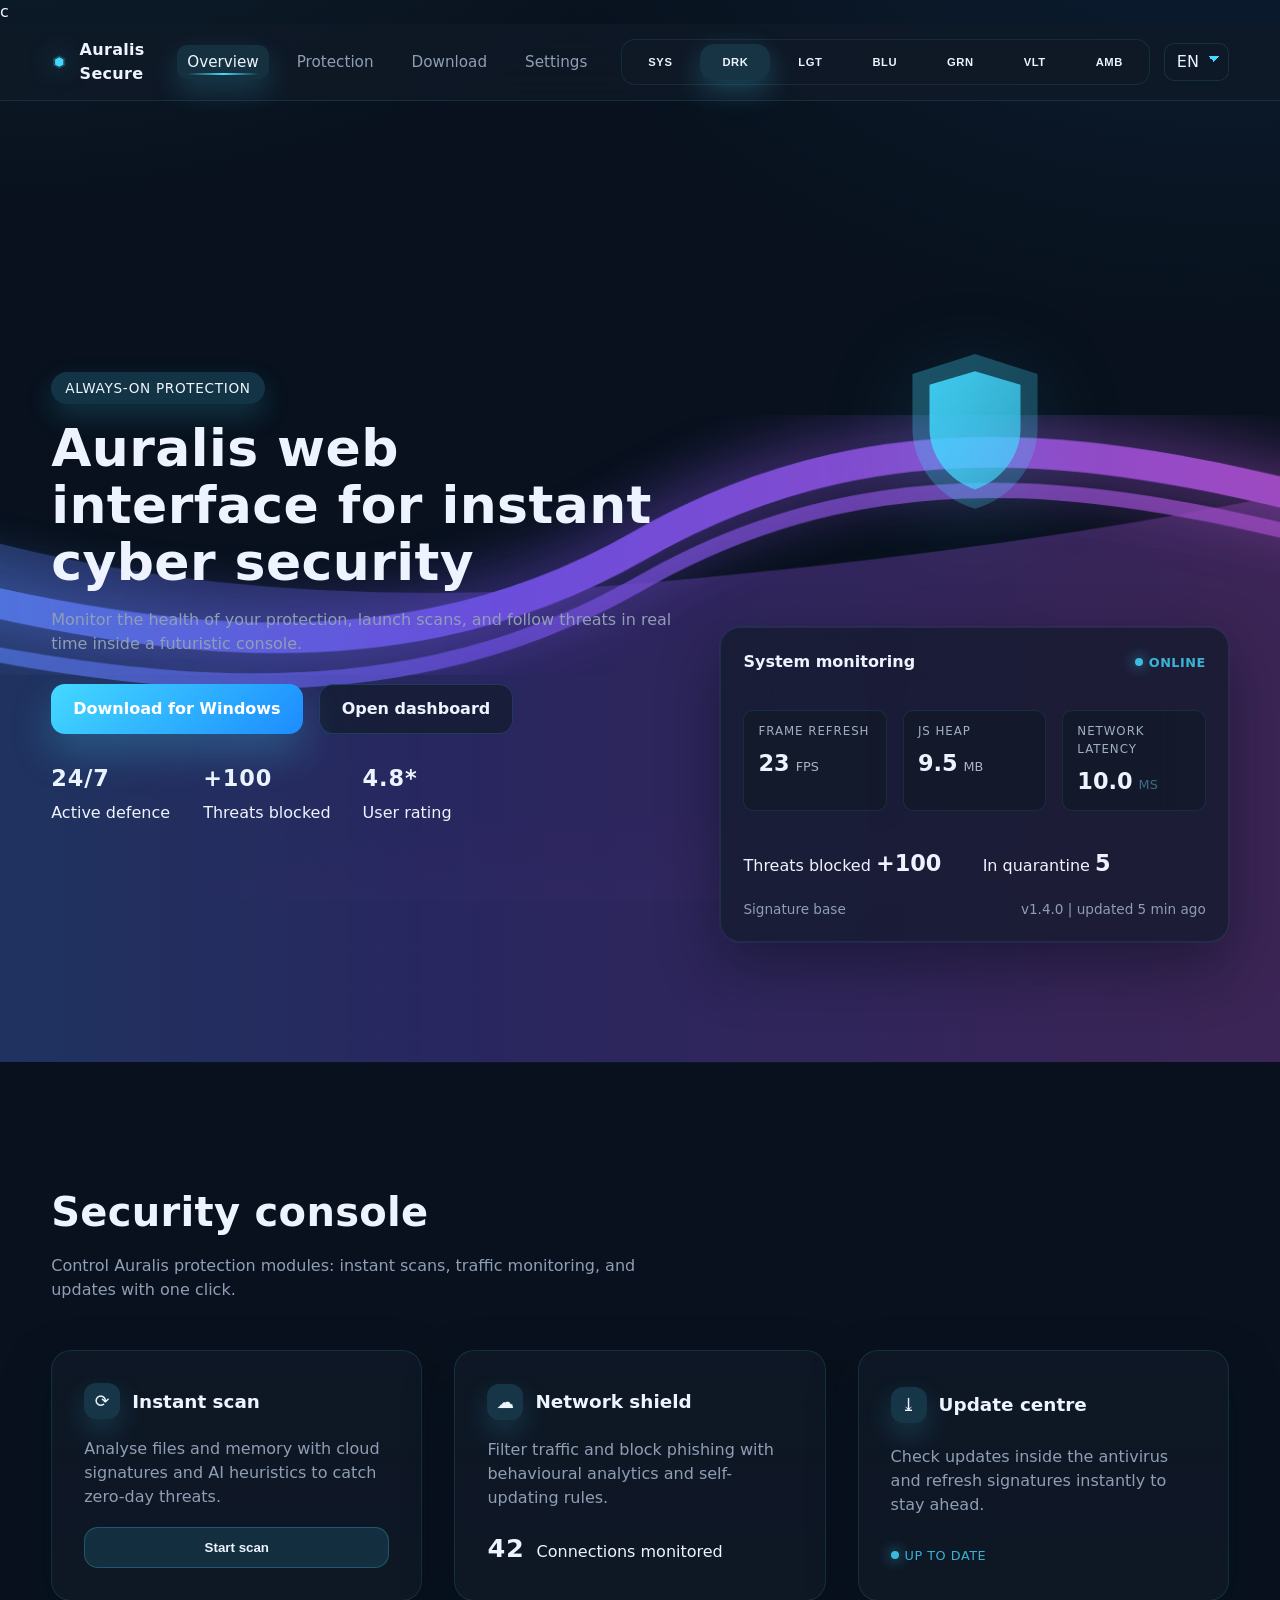
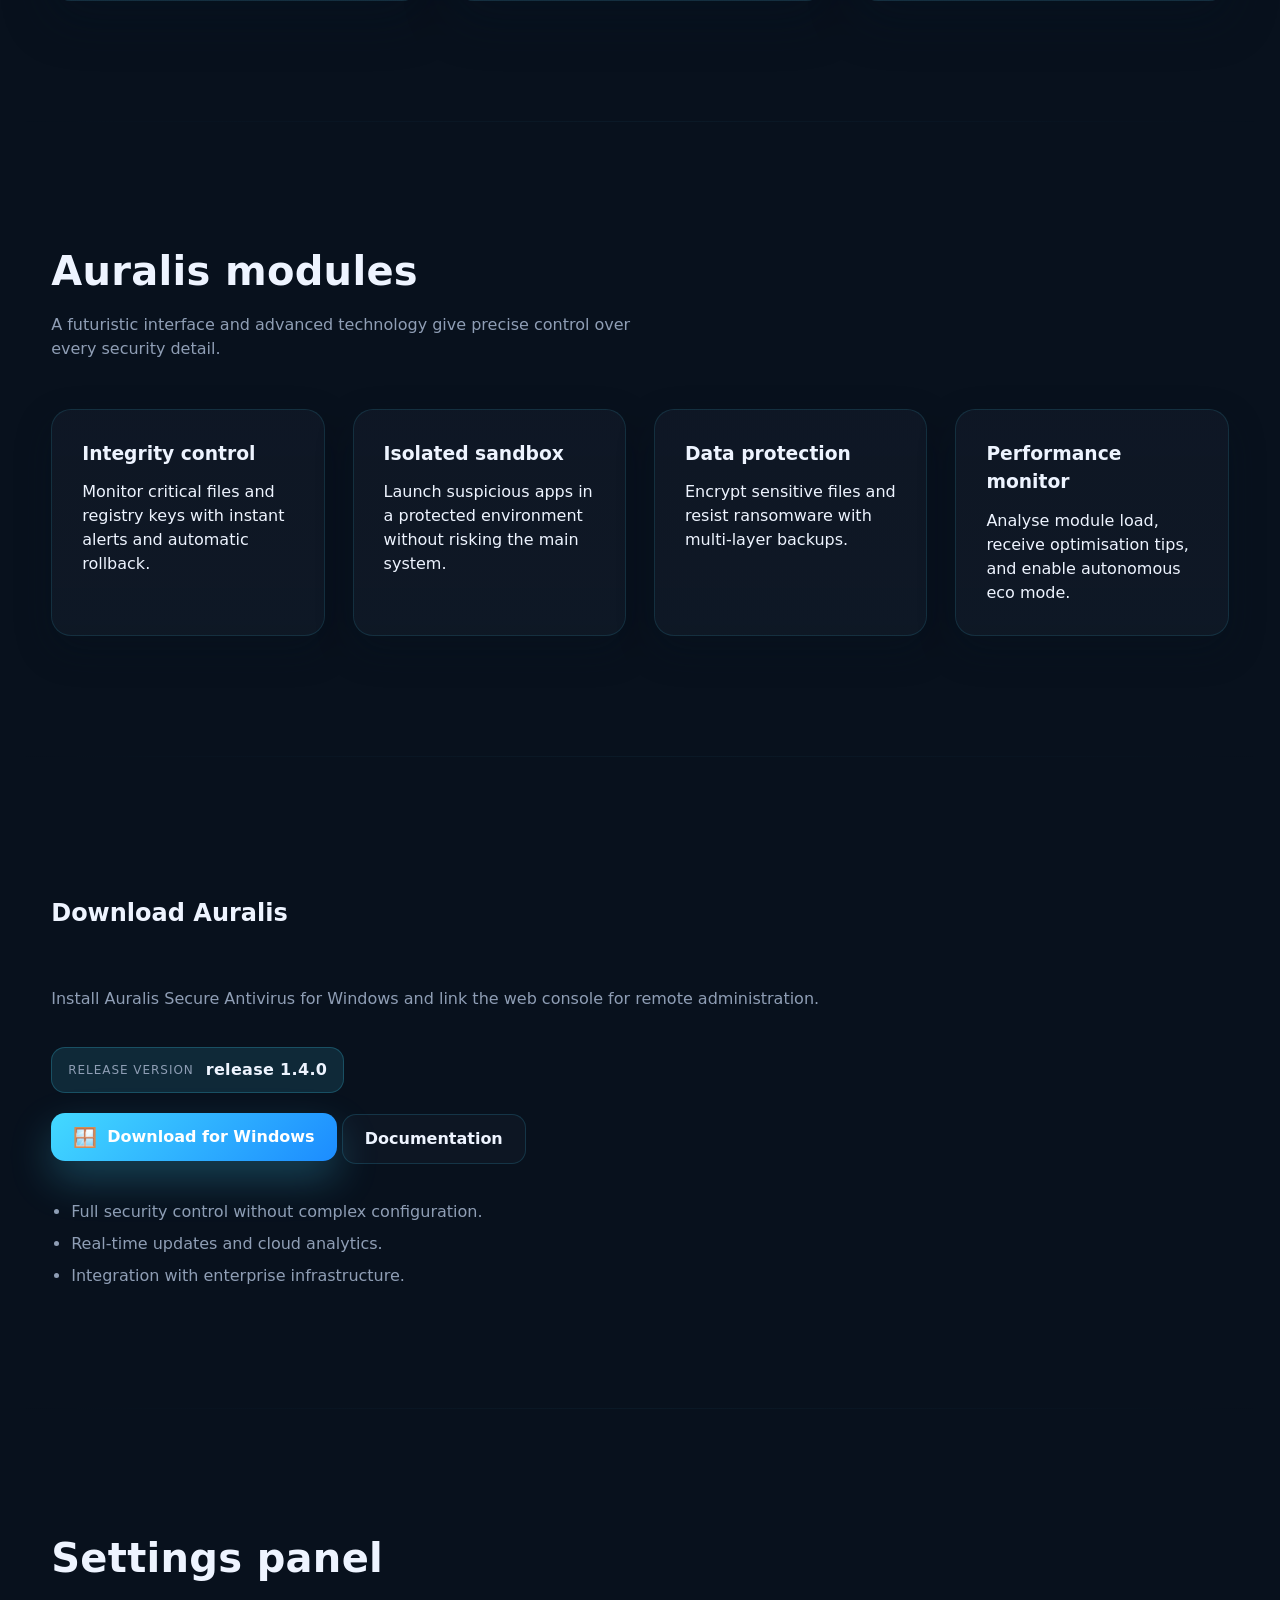
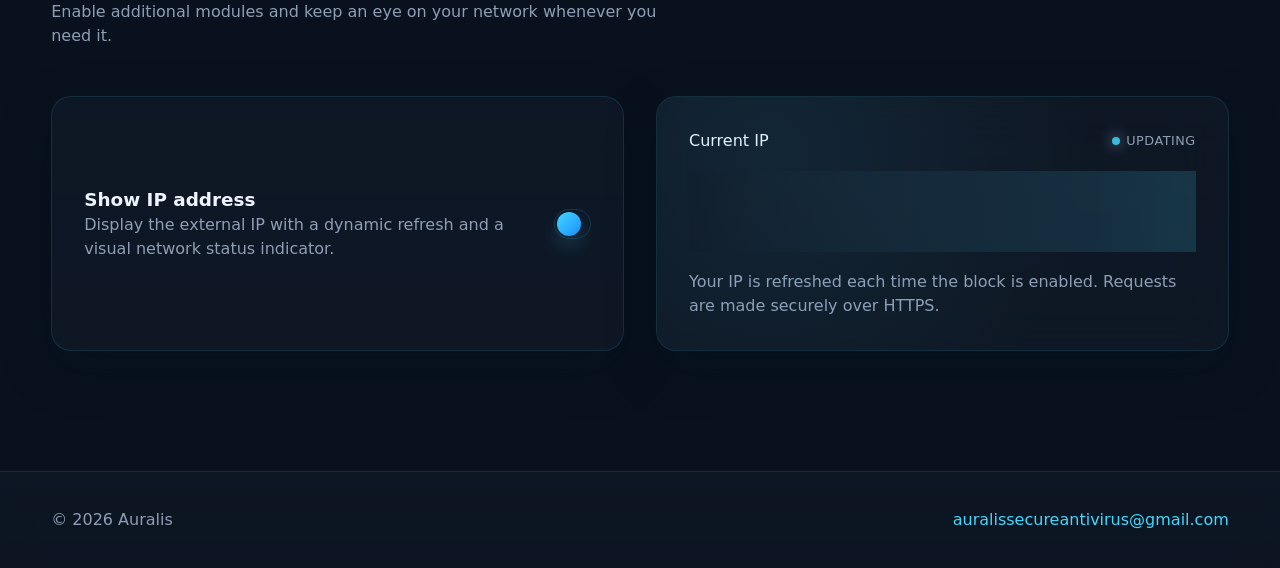
<file: index.html>
с<!DOCTYPE html>
<html lang="ru">
<head>
  <meta charset="UTF-8" />
  <meta name="viewport" content="width=device-width, initial-scale=1" />
  <meta name="description" content="Auralis Secure Antivirus web console." data-i18n="meta.description" data-i18n-attr="content" />
  <meta name="theme-color" content="#08111d" id="themeMeta" />
  <title data-i18n="meta.title">Auralis Antivirus</title>
  <link rel="icon" href="favicon.svg" />
  <link rel="stylesheet" href="style.css" />
</head>
<body class="theme-dark is-preload">
  <div id="splash" class="splash">
    <div class="splash-inner">
      <div class="splash-shield" aria-hidden="true">
        <span class="ring ring-1"></span>
        <span class="ring ring-2"></span>
        <span class="ring ring-3"></span>
        <svg viewBox="0 0 64 64" width="64" height="64" role="img" aria-label="Auralis shield">
          <path d="M32 8l20 6v18c0 12.4-8.4 23.6-20 27.2C20.4 55.6 12 44.4 12 32V14z" fill="currentColor" opacity=".18"></path>
          <path d="M32 12l16 4.8V32c0 9.5-6.4 18-16 21-9.6-3-16-11.5-16-21V16.8z" fill="currentColor"></path>
        </svg>
      </div>
      <p data-i18n="splash.loading">Initializing protection modules...</p>
    </div>
  </div>
  <div id="cursorGlow" class="cursor-glow"></div>

  <header class="site-header" id="siteHeader">
    <div class="container nav">
      <a class="brand" href="#overview">
        <svg class="brand-icon" viewBox="0 0 24 24" aria-hidden="true">
          <path d="M12 2l9 5v10l-9 5-9-5V7z" fill="currentColor" opacity=".22"></path>
          <path d="M12 5l6 3.3V16l-6 3-6-3V8.3z" fill="currentColor"></path>
        </svg>
        <span data-i18n="brand.name">Auralis Secure</span>
      </a>
      <nav class="nav-links" id="mainNav">
        <a href="#overview" data-section="overview" data-i18n="nav.overview">Overview</a>
        <a href="#protection" data-section="protection" data-i18n="nav.protection">Protection</a>
        <a href="#download" data-section="download" data-i18n="nav.download">Download</a>
        <a href="#settings" data-section="settings" data-i18n="nav.settings">Settings</a>
      </nav>
      <div class="controls">
        <div class="theme-switch" role="group" aria-label="Themes">
          <button class="btn theme-btn" data-theme="theme-system" aria-label="System">SYS</button>
          <button class="btn theme-btn" data-theme="theme-dark" aria-label="Dark">DRK</button>
          <button class="btn theme-btn" data-theme="theme-light" aria-label="Light">LGT</button>
          <button class="btn theme-btn" data-theme="theme-blue" aria-label="Blue">BLU</button>
          <button class="btn theme-btn" data-theme="theme-green" aria-label="Green">GRN</button>
          <button class="btn theme-btn" data-theme="theme-violet" aria-label="Violet">VLT</button>
          <button class="btn theme-btn" data-theme="theme-amber" aria-label="Amber">AMB</button>
        </div>
        <select id="langSelect" class="select" aria-label="Select language">
          <option value="ru">RU</option>
          <option value="en">EN</option>
          <option value="uk">UK</option>
        </select>
      </div>
    </div>
  </header>

  <main id="top">
    <section id="overview" class="hero section">
      <div class="container hero-layout">
        <div class="hero-copy reveal">
          <span class="hero-badge" data-i18n="hero.badge">Always-on protection</span>
          <h1 data-i18n="hero.title">Auralis web interface for instant cyber security</h1>
          <p class="muted" data-i18n="hero.subtitle">
            Monitor the health of your protection, launch scans, and follow threats in real time inside a futuristic console.
          </p>
          <div class="hero-actions">
            <a href="#download" class="btn btn-primary glow" data-i18n="hero.ctaPrimary">Download for Windows</a>
            <a href="#protection" class="btn btn-ghost" data-i18n="hero.ctaSecondary">Open dashboard</a>
          </div>
          <ul class="hero-metrics">
            <li>
              <strong data-i18n="hero.metrics.0.value">24/7</strong>
              <span data-i18n="hero.metrics.0.label">Active defence</span>
            </li>
            <li>
              <strong data-i18n="hero.metrics.1.value">+100</strong>
              <span data-i18n="hero.metrics.1.label">Threats blocked</span>
            </li>
            <li>
              <strong data-i18n="hero.metrics.2.value">4.8*</strong>
              <span data-i18n="hero.metrics.2.label">User rating</span>
            </li>
          </ul>
        </div>
        <div class="hero-visual reveal">
          <div class="hero-shield" aria-hidden="true">
            <span class="pulse pulse-1"></span>
            <span class="pulse pulse-2"></span>
            <span class="pulse pulse-3"></span>
            <svg viewBox="0 0 64 64" role="presentation">
              <defs>
                <linearGradient id="shieldGradient" x1="0%" y1="0%" x2="100%" y2="100%">
                  <stop offset="0%" stop-color="currentColor" stop-opacity="0.9"></stop>
                  <stop offset="100%" stop-color="currentColor" stop-opacity="0.6"></stop>
                </linearGradient>
              </defs>
              <path d="M32 6l22 7v19c0 13-9.2 24.8-22 28.4C19.2 56.8 10 45 10 32V13z" fill="url(#shieldGradient)" opacity="0.35"></path>
              <path d="M32 12l16 4.8V32c0 9.8-6.6 18.4-16 21.6C22.6 50.4 16 41.8 16 32V16.8z" fill="url(#shieldGradient)"></path>
            </svg>
          </div>
          <div class="hero-console glass">
            <div class="console-row">
              <span data-i18n="hero.console.statusLabel">System monitoring</span>
              <span class="status status-online">
                <span class="status-dot"></span>
                <span data-i18n="hero.console.statusValue">Online</span>
              </span>
            </div>
            <div class="console-monitor" id="browserMonitor">
              <div class="monitor-item">
                <span class="monitor-label" data-i18n="hero.console.fps">Frame refresh</span>
                <div class="monitor-value">
                  <strong id="monitorFps">--</strong>
                  <span class="unit" data-i18n="hero.console.fpsUnit">fps</span>
                </div>
              </div>
              <div class="monitor-item">
                <span class="monitor-label" data-i18n="hero.console.memory">JS heap</span>
                <div class="monitor-value">
                  <strong id="monitorMemory">--</strong>
                  <span class="unit" data-i18n="hero.console.memoryUnit">MB</span>
                </div>
              </div>
              <div class="monitor-item">
                <span class="monitor-label" data-i18n="hero.console.network">Network latency</span>
                <div class="monitor-value">
                  <strong id="monitorNetwork">--</strong>
                  <span class="unit" id="monitorNetworkUnit" data-i18n="hero.console.networkUnit">ms</span>
                </div>
              </div>
            </div>
            <div class="console-grid">
              <div>
                <span data-i18n="hero.console.threats">Threats blocked</span>
                <strong>+100</strong>
              </div>
              <div>
                <span data-i18n="hero.console.quarantine">In quarantine</span>
                <strong>5</strong>
              </div>
            </div>
            <div class="console-footer">
              <span data-i18n="hero.console.signature">Signature base</span>
              <span data-i18n="hero.console.signatureVersion">v1.4.0 | updated 5 min ago</span>
            </div>
          </div>
        </div>
      </div>
    </section>

    <section id="protection" class="section dashboard">
      <div class="container">
        <div class="section-head reveal">
          <h2 data-i18n="dashboard.title">Security console</h2>
          <p class="muted" data-i18n="dashboard.subtitle">
            Control Auralis protection modules: instant scans, traffic monitoring, and updates with one click.
          </p>
        </div>
        <div class="panel-grid">
          <article class="panel-card reveal">
            <header>
              <span class="icon icon-scan" aria-hidden="true"></span>
              <h3 data-i18n="dashboard.cards.scan.title">Instant scan</h3>
            </header>
            <p class="muted" data-i18n="dashboard.cards.scan.desc">
              Analyse files and memory with cloud signatures and AI heuristics to catch zero-day threats.
            </p>
            <button class="btn btn-soft" type="button" data-i18n="dashboard.cards.scan.action">Start scan</button>
          </article>
          <article class="panel-card reveal">
            <header>
              <span class="icon icon-network" aria-hidden="true"></span>
              <h3 data-i18n="dashboard.cards.network.title">Network shield</h3>
            </header>
            <p class="muted" data-i18n="dashboard.cards.network.desc">
              Filter traffic and block phishing with behavioural analytics and self-updating rules.
            </p>
            <div class="metric">
              <strong>42</strong>
              <span data-i18n="dashboard.cards.network.metric">Connections monitored</span>
            </div>
          </article>
          <article class="panel-card reveal">
            <header>
              <span class="icon icon-update" aria-hidden="true"></span>
              <h3 data-i18n="dashboard.cards.update.title">Update centre</h3>
            </header>
            <p class="muted" data-i18n="dashboard.cards.update.desc">
              Check for updates inside the antivirus and refresh signature packs instantly to stay ahead.
            </p>
            <div class="update-status">
              <span class="status status-online">
                <span class="status-dot"></span>
                <span data-i18n="dashboard.cards.update.status">All modules current</span>
              </span>
            </div>
          </article>
        </div>
      </div>
    </section>

    <section id="features" class="section features">
      <div class="container">
        <div class="section-head reveal">
          <h2 data-i18n="features.title">Auralis modules</h2>
          <p class="muted" data-i18n="features.subtitle">
            A futuristic interface and advanced technology give precise control over every security detail.
          </p>
        </div>
        <div class="feature-grid">
          <article class="feature-card reveal">
            <h3 data-i18n="features.cards.0.title">Integrity control</h3>
            <p data-i18n="features.cards.0.desc">
              Monitor critical files and registry keys with instant alerts and automatic rollback.
            </p>
          </article>
          <article class="feature-card reveal">
            <h3 data-i18n="features.cards.1.title">Isolated sandbox</h3>
            <p data-i18n="features.cards.1.desc">
              Launch suspicious apps in a protected environment without risking the main system.
            </p>
          </article>
          <article class="feature-card reveal">
            <h3 data-i18n="features.cards.2.title">Data protection</h3>
            <p data-i18n="features.cards.2.desc">
              Encrypt sensitive files and resist ransomware with multi-layer backups.
            </p>
          </article>
          <article class="feature-card reveal">
            <h3 data-i18n="features.cards.3.title">Performance monitor</h3>
            <p data-i18n="features.cards.3.desc">
              Analyse module load, receive optimisation tips, and enable autonomous eco mode.
            </p>
          </article>
        </div>
      </div>
    </section>

    <section id="download" class="section download">
      <div class="container download-layout">
        <div class="download-copy reveal">
          <h2 data-i18n="download.title">Download Auralis</h2>
          <p class="muted" data-i18n="download.desc">
            Install Auralis Secure Antivirus for Windows and link the web console for remote administration.
          </p>
        <div class="download-version">
          <span class="label" data-i18n="download.releaseLabel">Release version</span>
          <span class="value" id="releaseTag">release 1.4.0</span>
        </div>
        <div class="cta">
          <a class="btn btn-primary glow" href="https://mega.nz/folder/bEsXXKAa#HMylvXhNvKVMD-bn9eGv-Q" target="_blank" rel="noopener">
            <span class="btn-icon" aria-hidden="true">&#129695;</span>
            <span data-i18n="download.ctaWin">Download for Windows</span>
            </a>
            <a class="btn btn-ghost" href="#" data-i18n="download.ctaDocs">Documentation</a>
          </div>
          <ul class="download-points">
            <li data-i18n="download.points.0">Full security control without complex configuration.</li>
            <li data-i18n="download.points.1">Real-time updates and cloud analytics.</li>
            <li data-i18n="download.points.2">Integration with enterprise infrastructure.</li>
          </ul>
        </div>
      </div>
    </section>

    <section id="settings" class="section settings">
      <div class="container">
        <div class="section-head reveal">
          <h2 data-i18n="settings.title">Settings panel</h2>
          <p class="muted" data-i18n="settings.subtitle">
            Enable additional modules and keep an eye on your network whenever you need it.
          </p>
        </div>
        <div class="settings-grid">
          <article class="panel-card ip-toggle reveal">
            <div>
              <h3 data-i18n="settings.ipToggle.title">Show IP address</h3>
              <p class="muted" data-i18n="settings.ipToggle.desc">
                Display the external IP with a dynamic refresh and a visual network status indicator.
              </p>
            </div>
            <label class="switch">
              <input id="showIpToggle" type="checkbox" />
              <span></span>
            </label>
          </article>
          <article class="panel-card ip-panel glass reveal" id="ipPanel" hidden>
            <header>
              <span data-i18n="settings.ipTitle">Current IP</span>
              <span class="status status-sync" id="ipStatus">
                <span class="status-dot"></span>
                <span id="ipStatusText" data-i18n="settings.ipStatus">Updating</span>
              </span>
            </header>
            <div class="ip-value shimmer" id="ipValue">--.--.--.--</div>
            <p class="muted" data-i18n="settings.ipNote">
              Your IP is refreshed each time the block is enabled. Requests are made securely over HTTPS.
            </p>
          </article>
        </div>
      </div>
    </section>
  </main>

  <footer class="site-footer">
    <div class="container footer-inner">
      <p>&copy; <span id="year"></span> Auralis</p>
      <a href="mailto:auralissecureantivirus@gmail.com" id="mailLink" data-mail="auralissecureantivirus@gmail.com">auralissecureantivirus@gmail.com</a>
    </div>
  </footer>

  <script src="renderer.js"></script>
</body>
</html>
</file>
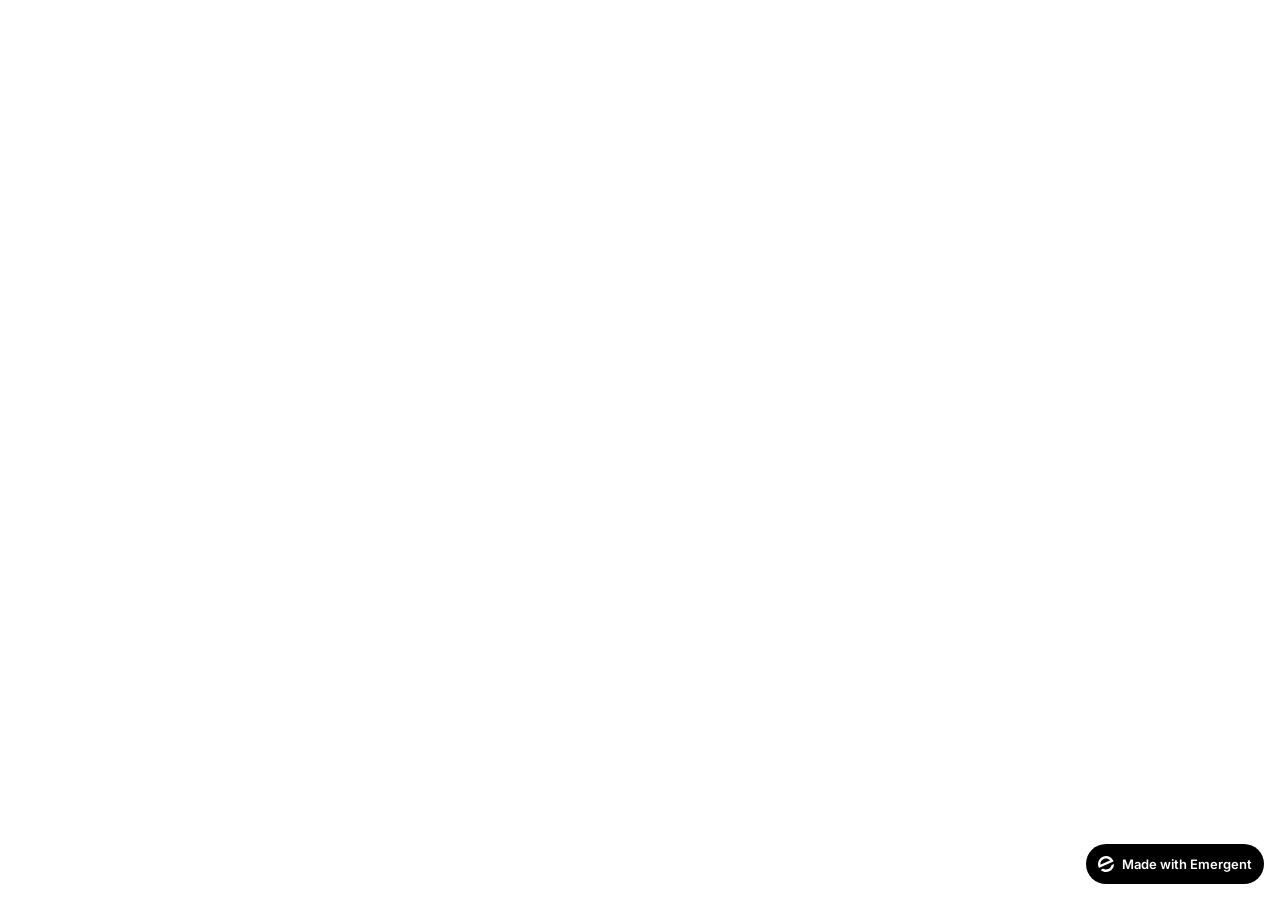
<file: frontend/public/index.html>
<!doctype html>
<html lang="en">
    <head>
        <meta charset="utf-8" />
        <meta name="viewport" content="width=device-width, initial-scale=1" />
        <meta name="theme-color" content="#000000" />
        <meta name="description" content="A product of emergent.sh" />
        <link rel="preconnect" href="https://fonts.googleapis.com" />
        <link rel="preconnect" href="https://fonts.gstatic.com" crossorigin />
        <link href="https://fonts.googleapis.com/css2?family=Inter:wght@600&display=swap" rel="stylesheet" />
        <!--
        manifest.json provides metadata used when your web app is installed on a
        user's mobile device or desktop. See https://developers.google.com/web/fundamentals/web-app-manifest/
        -->
        <!--
        Notice the use of %PUBLIC_URL% in the tags above.
        It will be replaced with the URL of the `public` folder during the build.
        Only files inside the `public` folder can be referenced from the HTML.

        Unlike "/favicon.ico" or "favicon.ico", "%PUBLIC_URL%/favicon.ico" will
        work correctly both with client-side routing and a non-root public URL.
        Learn how to configure a non-root public URL by running `npm run build`.
        -->
        <title>Emergent | Fullstack App</title>
        <script src="https://assets.emergent.sh/scripts/emergent-main.js"></script>
        <!--
        These two scripts have been added for the Visual Edits, please do not edit or remove them
        -->
        <script>
            // Only load visual edit scripts when inside an iframe
            if (window.self !== window.top) {
                // Load debug monitor script
                var debugMonitorScript = document.createElement('script');
                debugMonitorScript.src = 'https://assets.emergent.sh/scripts/debug-monitor.js';
                document.head.appendChild(debugMonitorScript);

                // Configure Tailwind
                window.tailwind = window.tailwind || {};
                tailwind.config = {
                    corePlugins: { preflight: false },
                };

                // Load Tailwind CDN
                var tailwindScript = document.createElement('script');
                tailwindScript.src = 'https://cdn.tailwindcss.com';
                document.head.appendChild(tailwindScript);
            }
        </script>
    </head>
    <body>
        <noscript>You need to enable JavaScript to run this app.</noscript>
        <div id="root"></div>
        <!--
      This HTML file is a template.
      If you open it directly in the browser, you will see an empty page.

      You can add webfonts, meta tags, or analytics to this file.
      The build step will place the bundled scripts into the <body> tag.

      To begin the development, run `npm start` or `yarn start`.
      To create a production bundle, use `npm run build` or `yarn build`.
    -->
        <a
            id="emergent-badge"
            target="_blank"
            href="https://app.emergent.sh/?utm_source=emergent-badge"
            style="
                display: inline-flex !important;
                box-sizing: border-box;
                width: 178px;
                height: 40px;
                padding: 8px 12px 8px 12px;
                align-items: center !important;
                gap: 8px;
                border-radius: 50px !important;
                background: #000 !important;
                position: fixed !important;
                bottom: 16px;
                right: 16px;
                text-decoration: none;
                font-family: -apple-system, BlinkMacSystemFont,
                    &quot;Segoe UI&quot;, Roboto, Oxygen, Ubuntu, Cantarell,
                    &quot;Open Sans&quot;, &quot;Helvetica Neue&quot;,
                    sans-serif !important;
                font-size: 12px !important;
                z-index: 9999 !important;
            "
        >
            <svg xmlns="http://www.w3.org/2000/svg" width="16" height="16" viewBox="0 0 16 16" fill="none">
                <path d="M15.5702 8.13142C15.7729 8.0412 16.0007 8.18878 15.9892 8.4103C15.8374 11.3192 14.0965 14.0405 11.2531 15.3065C8.40964 16.5725 5.2224 16.0453 2.95912 14.2117C2.78676 14.072 2.82955 13.804 3.03219 13.7137L4.95677 12.8568C5.04866 12.8159 5.15446 12.823 5.24204 12.8725C6.73377 13.7153 8.59176 13.8649 10.2772 13.1145C11.9626 12.3641 13.0947 10.8833 13.4665 9.21075C13.4883 9.11256 13.5539 9.02918 13.6457 8.98827L15.5702 8.13142Z" fill="white"/>
                <path fill-rule="evenodd" clip-rule="evenodd" d="M15.3066 4.74698L15.5067 5.19653C15.5759 5.35178 15.5061 5.53366 15.3508 5.60278L1.29992 11.8586C1.14467 11.9278 0.962794 11.8579 0.893675 11.7027L0.701732 11.2716L0.693457 11.2531C-1.10317 7.21778 0.711626 2.49007 4.74692 0.693443C8.78221 -1.10318 13.51 0.711693 15.3066 4.74698ZM2.82356 8.55367C2.63552 8.63739 2.41991 8.51617 2.40853 8.31065C2.28373 6.05724 3.53858 3.85787 5.72286 2.88536C7.90715 1.91286 10.3813 2.45199 11.9724 4.05256C12.1175 4.19854 12.0633 4.43988 11.8753 4.5236L2.82356 8.55367Z" fill="white"/>
            </svg>
            <p
                style="
                    color: #FFF !important;
                    font-family: 'Inter', sans-serif !important;
                    font-size: 13px !important;
                    font-style: normal !important;
                    font-weight: 600 !important;
                    line-height: 20px !important;
                    margin: 0 !important;
                    white-space: nowrap !important;
                "
            >
                Made with Emergent
            </p>
        </a>
        <script>
            !(function (t, e) {
                var o, n, p, r;
                e.__SV ||
                    ((window.posthog = e),
                    (e._i = []),
                    (e.init = function (i, s, a) {
                        function g(t, e) {
                            var o = e.split(".");
                            2 == o.length && ((t = t[o[0]]), (e = o[1])),
                                (t[e] = function () {
                                    t.push(
                                        [e].concat(
                                            Array.prototype.slice.call(
                                                arguments,
                                                0,
                                            ),
                                        ),
                                    );
                                });
                        }
                        ((p = t.createElement("script")).type =
                            "text/javascript"),
                            (p.crossOrigin = "anonymous"),
                            (p.async = !0),
                            (p.src =
                                s.api_host.replace(
                                    ".i.posthog.com",
                                    "-assets.i.posthog.com",
                                ) + "/static/array.js"),
                            (r =
                                t.getElementsByTagName(
                                    "script",
                                )[0]).parentNode.insertBefore(p, r);
                        var u = e;
                        for (
                            void 0 !== a ? (u = e[a] = []) : (a = "posthog"),
                                u.people = u.people || [],
                                u.toString = function (t) {
                                    var e = "posthog";
                                    return (
                                        "posthog" !== a && (e += "." + a),
                                        t || (e += " (stub)"),
                                        e
                                    );
                                },
                                u.people.toString = function () {
                                    return u.toString(1) + ".people (stub)";
                                },
                                o =
                                    "init me ws ys ps bs capture je Di ks register register_once register_for_session unregister unregister_for_session Ps getFeatureFlag getFeatureFlagPayload isFeatureEnabled reloadFeatureFlags updateEarlyAccessFeatureEnrollment getEarlyAccessFeatures on onFeatureFlags onSurveysLoaded onSessionId getSurveys getActiveMatchingSurveys renderSurvey canRenderSurvey canRenderSurveyAsync identify setPersonProperties group resetGroups setPersonPropertiesForFlags resetPersonPropertiesForFlags setGroupPropertiesForFlags resetGroupPropertiesForFlags reset get_distinct_id getGroups get_session_id get_session_replay_url alias set_config startSessionRecording stopSessionRecording sessionRecordingStarted captureException loadToolbar get_property getSessionProperty Es $s createPersonProfile Is opt_in_capturing opt_out_capturing has_opted_in_capturing has_opted_out_capturing clear_opt_in_out_capturing Ss debug xs getPageViewId captureTraceFeedback captureTraceMetric".split(
                                        " ",
                                    ),
                                n = 0;
                            n < o.length;
                            n++
                        )
                            g(u, o[n]);
                        e._i.push([i, s, a]);
                    }),
                    (e.__SV = 1));
            })(document, window.posthog || []);
            posthog.init("phc_xAvL2Iq4tFmANRE7kzbKwaSqp1HJjN7x48s3vr0CMjs", {
                api_host: "https://us.i.posthog.com",
                person_profiles: "identified_only", // or 'always' to create profiles for anonymous users as well,
                session_recording: {
                    recordCrossOriginIframes: true,
                    capturePerformance: false,
                },
            });
        </script>
    </body>
</html>
</file>
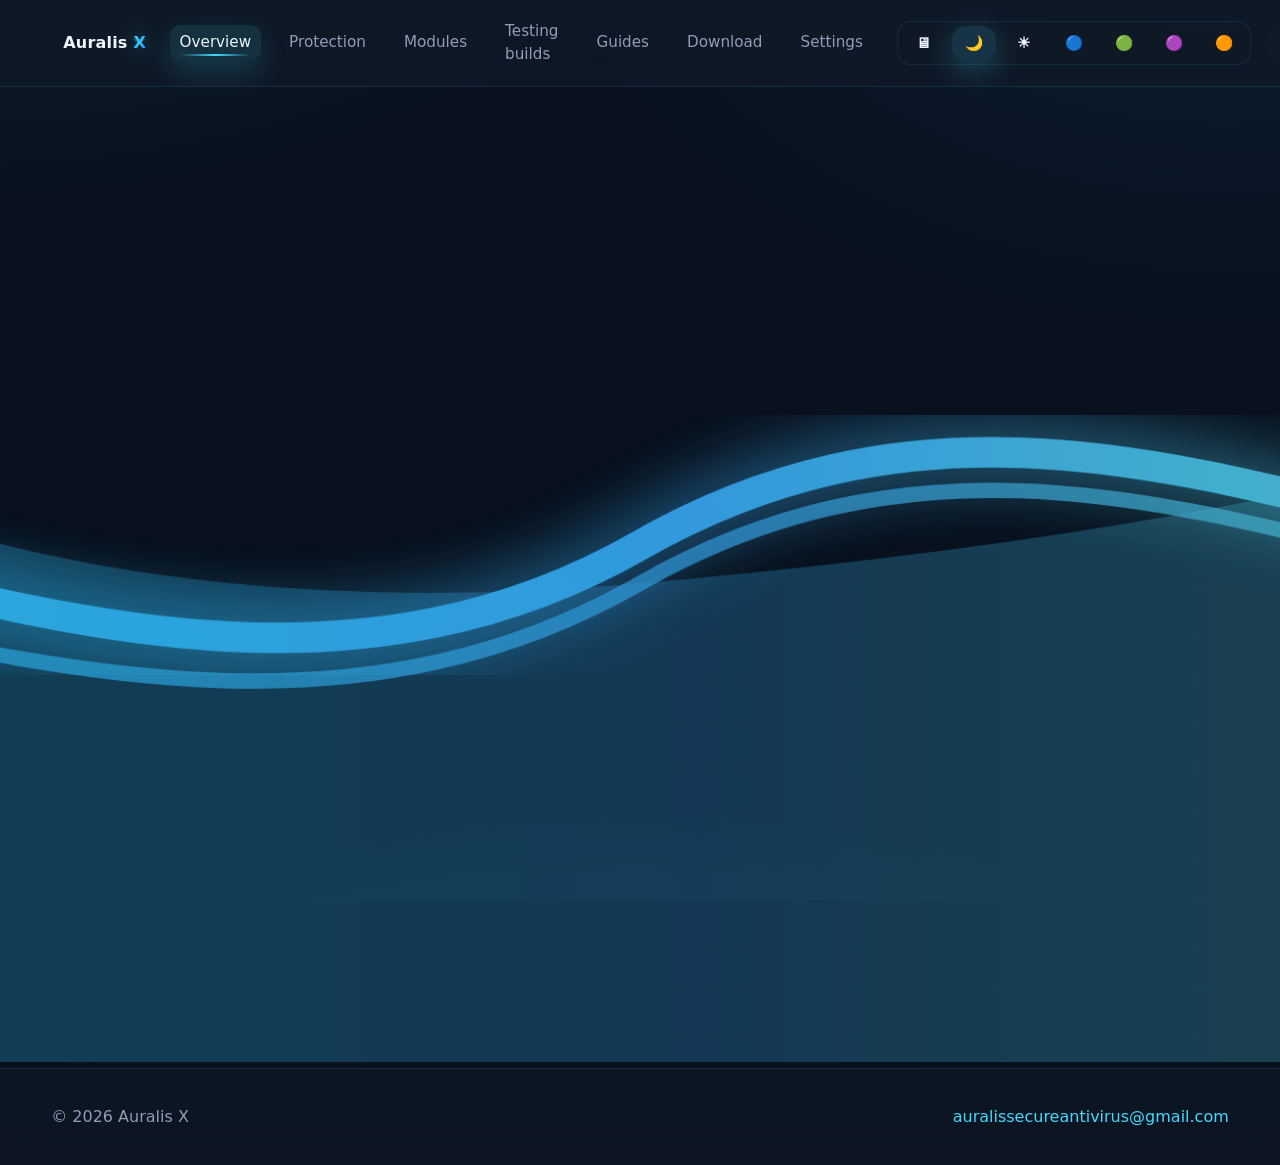
<file: frontend/public/auralis-x/index.html>
<!DOCTYPE html>
<html lang="ru">
<head>
  <meta charset="UTF-8" />
  <meta name="viewport" content="width=device-width, initial-scale=1" />
  <meta name="description" content="Auralis X web console." data-i18n="meta.description" data-i18n-attr="content" />
  <meta name="theme-color" content="#08111d" id="themeMeta" />
  <title data-i18n="meta.title">Auralis X</title>
  <link rel="icon" href="favicon.svg" />
  <link rel="stylesheet" href="style.css" />
</head>
<body class="theme-dark is-preload">
  <div id="splash" class="splash" data-testid="splash-screen">
    <div class="splash-inner">
      <div class="splash-shield" aria-hidden="true">
        <span class="ring ring-1"></span>
        <span class="ring ring-2"></span>
        <span class="ring ring-3"></span>
        <div class="x-mark" aria-hidden="true"></div>
        <svg viewBox="0 0 64 64" width="64" height="64" role="img" aria-label="Shield">
          <path d="M32 8l20 6v18c0 12.4-8.4 23.6-20 27.2C20.4 55.6 12 44.4 12 32V14z" fill="currentColor" opacity=".18"></path>
          <path d="M32 12l16 4.8V32c0 9.5-6.4 18-16 21-9.6-3-16-11.5-16-21V16.8z" fill="currentColor"></path>
        </svg>
      </div>
      <div class="splash-brand" data-testid="splash-brand">
        <span class="brand-name" data-i18n="brand.nameAuralis">Auralis</span>
        <span class="brand-x" data-i18n="brand.nameX">X</span>
      </div>
      <p data-i18n="splash.loading">Initializing protection modules...</p>
    </div>
  </div>

  <div id="cursorGlow" class="cursor-glow" aria-hidden="true"></div>

  <header class="site-header" id="siteHeader" data-testid="site-header">
    <div class="container nav">
      <a class="brand" href="#overview" data-testid="brand-home-link">
        <svg class="brand-icon" viewBox="0 0 24 24" aria-hidden="true">
          <path d="M12 2l9 5v10l-9 5-9-5V7z" fill="currentColor" opacity=".22"></path>
          <path d="M12 5l6 3.3V16l-6 3-6-3V8.3z" fill="currentColor"></path>
        </svg>
        <span class="brand-text" aria-label="Auralis X" data-testid="brand-text">
          <span class="brand-name" data-i18n="brand.nameAuralis">Auralis</span>
          <span class="brand-x" data-i18n="brand.nameX">X</span>
        </span>
      </a>

      <nav class="nav-links" id="mainNav" aria-label="Primary" data-testid="main-nav">
        <a href="#overview" data-section="overview" data-i18n="nav.overview" data-testid="nav-overview-link">Overview</a>
        <a href="#protection" data-section="protection" data-i18n="nav.protection" data-testid="nav-protection-link">Protection</a>
        <a href="#features" data-section="features" data-i18n="nav.modules" data-testid="nav-modules-link">Modules</a>
        <a href="#testing" data-section="testing" data-i18n="nav.testing" data-testid="nav-testing-link">Testing builds</a>
        <a href="#guides" data-section="guides" data-i18n="nav.guides" data-testid="nav-guides-link">Guides</a>
        <a href="#download" data-section="download" data-i18n="nav.download" data-testid="nav-download-link">Download</a>
        <a href="#settings" data-section="settings" data-i18n="nav.settings" data-testid="nav-settings-link">Settings</a>
      </nav>

      <div class="controls" data-testid="header-controls">
        <select id="sectionSelect" class="select select-section" aria-label="Navigate sections" data-testid="section-select">
          <option value="overview" data-i18n="nav.overview">Overview</option>
          <option value="protection" data-i18n="nav.protection">Protection</option>
          <option value="features" data-i18n="nav.modules">Modules</option>
          <option value="testing" data-i18n="nav.testing">Testing builds</option>
          <option value="guides" data-i18n="nav.guides">Guides</option>
          <option value="download" data-i18n="nav.download">Download</option>
          <option value="settings" data-i18n="nav.settings">Settings</option>
        </select>

        <div class="theme-switch" role="group" aria-label="Themes" data-testid="theme-switch">
          <button class="btn theme-btn" data-theme="theme-system" aria-label="System" data-testid="theme-system-button">🖥</button>
          <button class="btn theme-btn" data-theme="theme-dark" aria-label="Dark" data-testid="theme-dark-button">🌙</button>
          <button class="btn theme-btn" data-theme="theme-light" aria-label="Light" data-testid="theme-light-button">☀</button>
          <button class="btn theme-btn" data-theme="theme-blue" aria-label="Blue" data-testid="theme-blue-button">🔵</button>
          <button class="btn theme-btn" data-theme="theme-green" aria-label="Green" data-testid="theme-green-button">🟢</button>
          <button class="btn theme-btn" data-theme="theme-violet" aria-label="Violet" data-testid="theme-violet-button">🟣</button>
          <button class="btn theme-btn" data-theme="theme-amber" aria-label="Amber" data-testid="theme-amber-button">🟠</button>
        </div>

        <button id="soundToggle" class="btn sound-btn" type="button" aria-label="Sound" data-testid="sound-toggle-button" aria-pressed="true">
          <svg viewBox="0 0 24 24" width="18" height="18" aria-hidden="true">
            <path d="M11 5 6 9H3v6h3l5 4V5z" fill="none" stroke="currentColor" stroke-width="2" stroke-linejoin="round"></path>
            <path d="M15.5 8.5a4 4 0 0 1 0 7" fill="none" stroke="currentColor" stroke-width="2" stroke-linecap="round"></path>
            <path d="M18.5 6a7 7 0 0 1 0 12" fill="none" stroke="currentColor" stroke-width="2" stroke-linecap="round" opacity="0.75"></path>
          </svg>
        </button>

        <select id="langSelect" class="select" aria-label="Select language" data-testid="language-select">
          <option value="ru">RU</option>
          <option value="en">EN</option>
          <option value="uk">UK</option>
        </select>
      </div>
    </div>
  </header>

  <main id="top" class="tab-panels" data-testid="tab-panels">
    <section id="overview" class="hero section tab-section is-active" data-testid="section-overview">
      <div class="container hero-layout">
        <div class="hero-copy reveal">
          <span class="hero-badge" data-i18n="hero.badge" data-testid="hero-badge">Always-on protection</span>
          <h1 data-i18n="hero.title" data-testid="hero-title">Auralis X web interface for instant cyber security</h1>
          <p class="muted" data-i18n="hero.subtitle" data-testid="hero-subtitle">
            Monitor the health of your protection, launch scans, and follow threats in real time inside a futuristic console.
          </p>
          <div class="hero-actions" data-testid="hero-actions">
            <a href="#download" class="btn btn-primary glow" data-i18n="hero.ctaPrimary" data-testid="hero-cta-primary">Download for Windows</a>
            <a href="#protection" class="btn btn-ghost" data-i18n="hero.ctaSecondary" data-testid="hero-cta-secondary">Open dashboard</a>
          </div>
          <ul class="hero-metrics" data-testid="hero-metrics">
            <li>
              <strong data-i18n="hero.metrics.0.value" data-testid="hero-metric-0-value">24/7</strong>
              <span class="metric-label"><span class="metric-icon" aria-hidden="true">
                <svg viewBox="0 0 24 24" width="16" height="16" role="presentation">
                  <path d="M12 7v5l3 2" fill="none" stroke="currentColor" stroke-width="2" stroke-linecap="round" stroke-linejoin="round"></path>
                  <path d="M12 22a9 9 0 1 0-9-9 9 9 0 0 0 9 9Z" fill="none" stroke="currentColor" stroke-width="2"></path>
                  <path d="M9 2h6" fill="none" stroke="currentColor" stroke-width="2" stroke-linecap="round"></path>
                </svg>
              </span><span data-i18n="hero.metrics.0.label" data-testid="hero-metric-0-label">Active defence</span></span>
            </li>
            <li>
              <strong id="heroThreatCounter" data-target="100" data-duration="650" data-suffix="+" data-i18n="hero.metrics.1.value" data-testid="hero-metric-1-value">0+</strong>
              <span class="metric-label"><span class="metric-icon" aria-hidden="true">
                <svg viewBox="0 0 24 24" width="16" height="16" role="presentation">
                  <path d="M12 2 20 5v7c0 5-3.4 9.6-8 11-4.6-1.4-8-6-8-11V5l8-3Z" fill="none" stroke="currentColor" stroke-width="2" stroke-linejoin="round"></path>
                  <path d="M9 12l2 2 4-5" fill="none" stroke="currentColor" stroke-width="2" stroke-linecap="round" stroke-linejoin="round"></path>
                </svg>
              </span><span data-i18n="hero.metrics.1.label" data-testid="hero-metric-1-label">Threats blocked</span></span>
            </li>
            <li>
              <strong data-i18n="hero.metrics.2.value" data-testid="hero-metric-2-value">4.8*</strong>
              <span data-i18n="hero.metrics.2.label" data-testid="hero-metric-2-label">User rating</span>
            </li>
          </ul>
        </div>

        <div class="hero-visual reveal">
          <div class="hero-shield" aria-hidden="true">
            <span class="pulse pulse-1"></span>
            <span class="pulse pulse-2"></span>
            <span class="pulse pulse-3"></span>
            <div class="x-mark x-mark--hero" aria-hidden="true"></div>
            <svg viewBox="0 0 64 64" role="presentation">
              <defs>
                <linearGradient id="shieldGradient" x1="0%" y1="0%" x2="100%" y2="100%">
                  <stop offset="0%" stop-color="currentColor" stop-opacity="0.9"></stop>
                  <stop offset="100%" stop-color="currentColor" stop-opacity="0.6"></stop>
                </linearGradient>
              </defs>
              <path d="M32 6l22 7v19c0 13-9.2 24.8-22 28.4C19.2 56.8 10 45 10 32V13z" fill="url(#shieldGradient)" opacity="0.35"></path>
              <path d="M32 12l16 4.8V32c0 9.8-6.6 18.4-16 21.6C22.6 50.4 16 41.8 16 32V16.8z" fill="url(#shieldGradient)"></path>
            </svg>
          </div>

          <div class="hero-console glass" data-testid="hero-console">
            <div class="console-row">
              <span data-i18n="hero.console.statusLabel" data-testid="console-status-label">System monitoring</span>
              <span class="status status-online" data-testid="console-status">
                <span class="status-dot" aria-hidden="true"></span>
                <span data-i18n="hero.console.statusValue" data-testid="console-status-value">Online</span>
              </span>
            </div>

            <div class="console-monitor" id="browserMonitor" data-testid="browser-monitor">
              <div class="monitor-item">
                <span class="monitor-label" data-i18n="hero.console.fps" data-testid="monitor-fps-label">Frame refresh</span>
                <div class="monitor-value">
                  <strong id="monitorFps" data-testid="monitor-fps-value">--</strong>
                  <span class="unit" data-i18n="hero.console.fpsUnit" data-testid="monitor-fps-unit">fps</span>
                </div>
              </div>
              <div class="monitor-item">
                <span class="monitor-label" data-i18n="hero.console.memory" data-testid="monitor-memory-label">JS heap</span>
                <div class="monitor-value">
                  <strong id="monitorMemory" data-testid="monitor-memory-value">--</strong>
                  <span class="unit" data-i18n="hero.console.memoryUnit" data-testid="monitor-memory-unit">MB</span>
                </div>
              </div>
              <div class="monitor-item">
                <span class="monitor-label" data-i18n="hero.console.network" data-testid="monitor-network-label">Network latency</span>
                <div class="monitor-value">
                  <strong id="monitorNetwork" data-testid="monitor-network-value">--</strong>
                  <span class="unit" id="monitorNetworkUnit" data-i18n="hero.console.networkUnit" data-testid="monitor-network-unit">ms</span>
                </div>
              </div>
            </div>

            <div class="console-grid" data-testid="console-grid">
              <div>
                <span data-i18n="hero.console.threats" data-testid="console-threats-label">Threats blocked</span>
                <strong data-testid="console-threats-value">100+</strong>
              </div>
              <div>
                <span data-i18n="hero.console.securityScore" data-testid="console-score-label">Security Score</span>
                <strong id="securityScoreValue" data-testid="console-score-value">92</strong>
              </div>
            </div>

            <div class="console-footer" data-testid="console-footer">
              <div class="score-bar" data-testid="console-score-bar" aria-hidden="true">
                <span id="securityScoreFill" class="score-fill"></span>
              </div>
              <span class="muted" data-i18n="hero.console.securityScoreHint" data-testid="console-score-hint">0–100 score based on today’s state.</span>
            </div>
          </div>
        </div>
      </div>
    </section>

    <section id="protection" class="section dashboard tab-section" data-testid="section-protection">
      <div class="container">
        <div class="section-head reveal">
          <h2 data-i18n="dashboard.title" data-testid="dashboard-title">Security console</h2>
          <p class="muted" data-i18n="dashboard.subtitle" data-testid="dashboard-subtitle">
            Control Auralis X protection modules: instant scans, traffic monitoring, and updates with one click.
          </p>
        </div>

        <div class="panel-grid" data-testid="dashboard-cards">
          <article class="panel-card reveal" data-testid="dashboard-scan-card">
            <header>
              <span class="icon icon-scan" aria-hidden="true"></span>
              <h3 data-i18n="dashboard.cards.scan.title" data-testid="dashboard-scan-title">Instant scan</h3>
            </header>
            <p class="muted" data-i18n="dashboard.cards.scan.desc" data-testid="dashboard-scan-desc">
              Analyse files and memory with cloud signatures and AI heuristics to catch zero-day threats.
            </p>
            <button class="btn btn-soft" type="button" data-i18n="dashboard.cards.scan.action" data-testid="dashboard-scan-button">Start scan</button>
          </article>

          <article class="panel-card reveal" data-testid="dashboard-network-card">
            <header>
              <span class="icon icon-network" aria-hidden="true"></span>
              <h3 data-i18n="dashboard.cards.network.title" data-testid="dashboard-network-title">Network shield</h3>
            </header>
            <p class="muted" data-i18n="dashboard.cards.network.desc" data-testid="dashboard-network-desc">
              Filter traffic and block phishing with behavioural analytics and self-updating rules.
            </p>
            <div class="metric" data-testid="dashboard-network-metric">
              <strong data-i18n="dashboard.cards.network.metric" data-testid="dashboard-network-metric-text">All network traffic under control</strong>
            </div>
          </article>

          <article class="panel-card reveal" data-testid="dashboard-update-card">
            <header>
              <span class="icon icon-update" aria-hidden="true"></span>
              <h3 data-i18n="dashboard.cards.update.title" data-testid="dashboard-update-title">Update centre</h3>
            </header>
            <p class="muted" data-i18n="dashboard.cards.update.desc" data-testid="dashboard-update-desc">
              Check for updates inside the antivirus and refresh signature packs instantly to stay ahead.
            </p>
            <div class="update-status" data-testid="dashboard-update-status">
              <span class="status status-online">
                <span class="status-dot" aria-hidden="true"></span>
                <span data-i18n="dashboard.cards.update.status" data-testid="dashboard-update-status-text">All modules current</span>
              </span>
            </div>
          </article>
        </div>
      </div>
    </section>

    <section id="features" class="section features tab-section" data-testid="section-features">
      <div class="container">
        <div class="section-head reveal">
          <h2 data-i18n="features.title" data-testid="features-title">Auralis X modules</h2>
          <p class="muted" data-i18n="features.subtitle" data-testid="features-subtitle">
            A futuristic interface and advanced technology give precise control over every security detail.
          </p>
        </div>

        <div class="feature-grid" data-testid="features-grid">
          <article class="feature-card reveal" data-testid="feature-card-0">
            <h3 data-i18n="features.cards.0.title" data-testid="feature-0-title">Integrity control</h3>
            <p data-i18n="features.cards.0.desc" data-testid="feature-0-desc">
              Monitor critical files and registry keys with instant alerts and automatic rollback.
            </p>
          </article>
          <article class="feature-card reveal" data-testid="feature-card-1">
            <h3 data-i18n="features.cards.1.title" data-testid="feature-1-title">Multi scans</h3>
            <p data-i18n="features.cards.1.desc" data-testid="feature-1-desc">
              Comprehensive security scanning for system, network, servers, and cloud.
            </p>
            <ul class="feature-list" data-testid="feature-1-list">
              <li data-i18n="features.cards.1.items.0" data-testid="feature-1-item-0">AI Scan — ...</li>
              <li data-i18n="features.cards.1.items.1" data-testid="feature-1-item-1">Network Scan — ...</li>
              <li data-i18n="features.cards.1.items.2" data-testid="feature-1-item-2">Server Scan — ...</li>
              <li data-i18n="features.cards.1.items.3" data-testid="feature-1-item-3">Cloud Scan — ...</li>
            </ul>
          </article>
          <article class="feature-card reveal" data-testid="feature-card-2">
            <h3 data-i18n="features.cards.2.title" data-testid="feature-2-title">Data protection</h3>
            <p data-i18n="features.cards.2.desc" data-testid="feature-2-desc">
              Encrypt sensitive files and resist ransomware with multi-layer backups.
            </p>
          </article>
          <article class="feature-card reveal" data-testid="feature-card-3">
            <h3 data-i18n="features.cards.3.title" data-testid="feature-3-title">Performance monitor</h3>
            <p data-i18n="features.cards.3.desc" data-testid="feature-3-desc">
              Analyse module load, receive optimisation tips, and enable autonomous eco mode.
            </p>
          </article>
        </div>
      </div>
    </section>

    <section id="testing" class="section testing tab-section" data-testid="section-testing">
      <div class="container">
        <div class="section-head reveal">
          <h2 data-i18n="testing.title" data-testid="testing-title">Testing builds</h2>
          <p class="muted" data-i18n="testing.subtitle" data-testid="testing-subtitle">
            Choose a channel that fits your risk level — from stable to experimental.
          </p>
        </div>

        <div class="build-grid" data-testid="testing-build-grid">
          <article class="build-card reveal" data-testid="build-card-alpha">
            <div class="build-top">
              <div class="build-title-row">
                <h3 data-i18n="testing.cards.alpha.title" data-testid="build-alpha-title">Alpha</h3>
                <span class="pill pill-experimental" data-i18n="testing.cards.alpha.status" data-testid="build-alpha-status">Experimental</span>
              </div>
              <p class="muted" data-i18n="testing.cards.alpha.desc" data-testid="build-alpha-desc">Experimental features. Unstable and may crash.</p>
            </div>
            <div class="build-actions">
              <a class="btn btn-soft" href="https://mega.nz/folder/bEsXXKAa#HMylvXhNvKVMD-bn9eGv-Q" target="_blank" rel="noopener" data-i18n="testing.cards.alpha.cta" data-testid="build-alpha-cta">Download</a>
              <div class="warning" data-i18n="testing.cards.alpha.warning" data-testid="build-alpha-warning">
                Alpha builds may contain breaking changes. Use on a test machine.
              </div>
            </div>
          </article>

          <article class="build-card reveal" data-testid="build-card-beta">
            <div class="build-top">
              <div class="build-title-row">
                <h3 data-i18n="testing.cards.beta.title" data-testid="build-beta-title">Beta</h3>
                <span class="pill pill-testing" data-i18n="testing.cards.beta.status" data-testid="build-beta-status">Testing</span>
              </div>
              <p class="muted" data-i18n="testing.cards.beta.desc" data-testid="build-beta-desc">Pre-release testing before stable rollout.</p>
            </div>
            <div class="build-actions">
              <a class="btn btn-soft" href="https://mega.nz/folder/bEsXXKAa#HMylvXhNvKVMD-bn9eGv-Q" target="_blank" rel="noopener" data-i18n="testing.cards.beta.cta" data-testid="build-beta-cta">Download</a>
              <div class="warning" data-i18n="testing.cards.beta.warning" data-testid="build-beta-warning">
                Beta builds are more stable than Alpha, but may still have issues.
              </div>
            </div>
          </article>

          <article class="build-card reveal" data-testid="build-card-stable">
            <div class="build-top">
              <div class="build-title-row">
                <h3 data-i18n="testing.cards.stable.title" data-testid="build-stable-title">Release</h3>
                <span class="pill pill-stable" data-i18n="testing.cards.stable.status" data-testid="build-stable-status">Stable</span>
              </div>
              <p class="muted" data-i18n="testing.cards.stable.desc" data-testid="build-stable-desc">Recommended version for everyday protection.</p>
            </div>
            <div class="build-actions">
              <a class="btn btn-primary glow" href="https://mega.nz/folder/bEsXXKAa#HMylvXhNvKVMD-bn9eGv-Q" target="_blank" rel="noopener" data-i18n="testing.cards.stable.cta" data-testid="build-stable-cta">Download</a>
            </div>
          </article>
        </div>

        <p class="muted small-note" data-i18n="testing.note" data-testid="testing-note">
          Tip: you can switch back to Stable at any moment — see Guides.
        </p>
      </div>
    </section>

    <section id="guides" class="section guides tab-section" data-testid="section-guides">
      <div class="container">
        <div class="section-head reveal">
          <h2 data-i18n="guides.title" data-testid="guides-title">Instructions / Guides</h2>
          <p class="muted" data-i18n="guides.subtitle" data-testid="guides-subtitle">
            Short, practical steps to install, verify, and manage Auralis X builds.
          </p>
        </div>

        <div class="guide-grid" data-testid="guides-grid">
          <article class="guide-card reveal" data-testid="guide-install-card">
            <header class="guide-head">
              <span class="guide-icon guide-icon-install" aria-hidden="true"></span>
              <h3 data-i18n="guides.cards.install.title" data-testid="guide-install-title">How to install Auralis X</h3>
            </header>
            <ol class="steps" data-testid="guide-install-steps">
              <li data-i18n="guides.cards.install.steps.0" data-testid="guide-install-step-0"></li>
              <li data-i18n="guides.cards.install.steps.1" data-testid="guide-install-step-1"></li>
              <li data-i18n="guides.cards.install.steps.2" data-testid="guide-install-step-2"></li>
              <li data-i18n="guides.cards.install.steps.3" data-testid="guide-install-step-3"></li>
            </ol>
          </article>

          <article class="guide-card reveal" data-testid="guide-signature-card">
            <header class="guide-head">
              <span class="guide-icon guide-icon-verify" aria-hidden="true"></span>
              <h3 data-i18n="guides.cards.verify.title" data-testid="guide-verify-title">How to verify the file signature</h3>
            </header>
            <ol class="steps" data-testid="guide-verify-steps">
              <li data-i18n="guides.cards.verify.steps.0" data-testid="guide-verify-step-0"></li>
              <li data-i18n="guides.cards.verify.steps.1" data-testid="guide-verify-step-1"></li>
              <li data-i18n="guides.cards.verify.steps.2" data-testid="guide-verify-step-2"></li>
              <li data-i18n="guides.cards.verify.steps.3" data-testid="guide-verify-step-3"></li>
            </ol>
          </article>

          <article class="guide-card reveal" data-testid="guide-testing-card">
            <header class="guide-head">
              <span class="guide-icon guide-icon-testing" aria-hidden="true"></span>
              <h3 data-i18n="guides.cards.enableTesting.title" data-testid="guide-enable-testing-title">How to enable testing builds</h3>
            </header>
            <ol class="steps" data-testid="guide-enable-testing-steps">
              <li data-i18n="guides.cards.enableTesting.steps.0" data-testid="guide-enable-testing-step-0"></li>
              <li data-i18n="guides.cards.enableTesting.steps.1" data-testid="guide-enable-testing-step-1"></li>
              <li data-i18n="guides.cards.enableTesting.steps.2" data-testid="guide-enable-testing-step-2"></li>
            </ol>
          </article>

          <article class="guide-card reveal" data-testid="guide-rollback-card">
            <header class="guide-head">
              <span class="guide-icon guide-icon-rollback" aria-hidden="true"></span>
              <h3 data-i18n="guides.cards.rollback.title" data-testid="guide-rollback-title">How to rollback to stable</h3>
            </header>
            <ol class="steps" data-testid="guide-rollback-steps">
              <li data-i18n="guides.cards.rollback.steps.0" data-testid="guide-rollback-step-0"></li>
              <li data-i18n="guides.cards.rollback.steps.1" data-testid="guide-rollback-step-1"></li>
              <li data-i18n="guides.cards.rollback.steps.2" data-testid="guide-rollback-step-2"></li>
            </ol>
          </article>
        </div>
      </div>
    </section>

    <section id="download" class="section download tab-section" data-testid="section-download">
      <div class="container download-layout">
        <div class="download-copy reveal">
          <h2 data-i18n="download.title" data-testid="download-title">Download Auralis X</h2>
          <p class="muted" data-i18n="download.desc" data-testid="download-desc">
            Install Auralis X for Windows and link the web console for remote administration.
          </p>

          <div class="download-version" data-testid="download-version">
            <span class="label" data-i18n="download.releaseLabel" data-testid="download-release-label">Release version</span>
            <span class="value" id="releaseTag" data-testid="download-release-value">release 1.5.0</span>
          </div>

          <div class="cta" data-testid="download-cta">
            <a class="btn btn-primary glow" href="https://mega.nz/folder/bEsXXKAa#HMylvXhNvKVMD-bn9eGv-Q" target="_blank" rel="noopener" data-testid="download-windows-button">
              <span class="btn-icon" aria-hidden="true">&#129695;</span>
              <span data-i18n="download.ctaWin">Download for Windows</span>
            </a>
            <a class="btn btn-ghost" href="#guides" data-i18n="download.ctaDocs" data-testid="download-docs-button">Documentation</a>
          </div>

          <ul class="download-points" data-testid="download-points">
            <li data-i18n="download.points.0" data-testid="download-point-0">Full security control without complex configuration.</li>
            <li data-i18n="download.points.1" data-testid="download-point-1">Real-time updates and cloud analytics.</li>
            <li data-i18n="download.points.2" data-testid="download-point-2">Integration with enterprise infrastructure.</li>
          </ul>
        </div>
      </div>
    </section>

    <section id="settings" class="section settings tab-section" data-testid="section-settings">
      <div class="container">
        <div class="section-head reveal">
          <h2 data-i18n="settings.title" data-testid="settings-title">Settings panel</h2>
          <p class="muted" data-i18n="settings.subtitle" data-testid="settings-subtitle">
            Enable additional modules and keep an eye on your network whenever you need it.
          </p>
        </div>

        <div class="settings-grid" data-testid="settings-grid">
          <article class="panel-card ip-toggle reveal" data-testid="settings-ip-toggle-card">
            <div>
              <h3 data-i18n="settings.ipToggle.title" data-testid="settings-ip-toggle-title">Show IP address</h3>
              <p class="muted" data-i18n="settings.ipToggle.desc" data-testid="settings-ip-toggle-desc">
                Display the external IP with a dynamic refresh and a visual network status indicator.
              </p>
            </div>
            <label class="switch" data-testid="settings-ip-toggle-switch">
              <input id="showIpToggle" type="checkbox" data-testid="settings-ip-toggle-input" />
              <span aria-hidden="true"></span>
            </label>
          </article>

          <article class="panel-card ip-panel glass reveal" id="ipPanel" hidden data-testid="settings-ip-panel">
            <header>
              <span data-i18n="settings.ipTitle" data-testid="settings-ip-title">Current IP</span>
              <span class="status status-sync" id="ipStatus" data-testid="settings-ip-status">
                <span class="status-dot" aria-hidden="true"></span>
                <span id="ipStatusText" data-i18n="settings.ipStatus" data-testid="settings-ip-status-text">Updating</span>
              </span>
            </header>
            <div class="ip-value shimmer" id="ipValue" data-testid="settings-ip-value">--.--.--.--</div>
            <p class="muted" data-i18n="settings.ipNote" data-testid="settings-ip-note">
              Your IP is refreshed each time the block is enabled. Requests are made securely over HTTPS.
            </p>
          </article>
        </div>
      </div>
    </section>
  </main>

  <footer class="site-footer" data-testid="site-footer">
    <div class="container footer-inner">
      <p data-testid="footer-copyright">&copy; <span id="year"></span> <span class="footer-brand">Auralis X</span></p>
      <a href="mailto:auralissecureantivirus@gmail.com" id="mailLink" data-mail="auralissecureantivirus@gmail.com" data-testid="footer-mail-link">auralissecureantivirus@gmail.com</a>
    </div>
  </footer>

  <script src="renderer.js"></script>
</body>
</html>
</file>
<file: style.css>
:root {
  --font-sans: "Inter", "Segoe UI", system-ui, -apple-system, sans-serif;
  --radius-lg: 20px;
  --radius-md: 14px;
  --radius-sm: 10px;
  --transition-base: 0.35s ease;
  --shadow-soft: 0 28px 80px rgba(6, 18, 32, 0.55);
  --outline: rgba(82, 198, 255, 0.12);
  --container-width: min(1200px, 92vw);
  --blur: 26px;
}

body {
  margin: 0;
  font-family: var(--font-sans);
  background: var(--bg);
  color: var(--text);
  line-height: 1.5;
  transition: background 0.6s ease, color 0.4s ease;
  min-height: 100vh;
  position: relative;
  overflow-x: hidden;
}

body::before {
  content: "";
  position: fixed;
  inset: -18% -24%;
  background-image: url("data:image/svg+xml,%3Csvg%20xmlns%3D'http%3A%2F%2Fwww.w3.org%2F2000%2Fsvg'%20viewBox%3D'0%200%201600%20900'%20preserveAspectRatio%3D'xMidYMid%20slice'%3E%0A%20%20%3Cdefs%3E%0A%20%20%20%20%3ClinearGradient%20id%3D'g'%20x1%3D'0%25'%20y1%3D'50%25'%20x2%3D'100%25'%20y2%3D'50%25'%3E%0A%20%20%20%20%20%20%3Cstop%20offset%3D'0%25'%20stop-color%3D'%2324d5ff'%2F%3E%0A%20%20%20%20%20%20%3Cstop%20offset%3D'45%25'%20stop-color%3D'%237c5aff'%2F%3E%0A%20%20%20%20%20%20%3Cstop%20offset%3D'100%25'%20stop-color%3D'%23ff52be'%2F%3E%0A%20%20%20%20%3C%2FlinearGradient%3E%0A%20%20%20%20%3Cfilter%20id%3D'blur'%20x%3D'-20%25'%20y%3D'-20%25'%20width%3D'140%25'%20height%3D'140%25'%3E%0A%20%20%20%20%20%20%3CfeGaussianBlur%20stdDeviation%3D'18'%20result%3D'blur'%2F%3E%0A%20%20%20%20%20%20%3CfeMerge%3E%0A%20%20%20%20%20%20%20%20%3CfeMergeNode%20in%3D'blur'%2F%3E%0A%20%20%20%20%20%20%20%20%3CfeMergeNode%20in%3D'SourceGraphic'%2F%3E%0A%20%20%20%20%20%20%3C%2FfeMerge%3E%0A%20%20%20%20%3C%2Ffilter%3E%0A%20%20%3C%2Fdefs%3E%0A%20%20%3Cpath%20d%3D'M0%20560%20Q%20230%20420%20400%20480%20T%20800%20520%20T%201200%20460%20T%201600%20520%20L%201600%20900%20L%200%20900%20Z'%20fill%3D'url(%23g)'%20opacity%3D'0.35'%2F%3E%0A%20%20%3Cpath%20d%3D'M0%20520%20C%20220%20360%20520%20660%20800%20500%20C%201080%20340%201320%20640%201600%20460'%20stroke%3D'url(%23g)'%20stroke-width%3D'16'%20fill%3D'none'%20filter%3D'url(%23blur)'%2F%3E%0A%20%20%3Cpath%20d%3D'M0%20560%20C%20220%20400%20520%20680%20800%20520%20C%201080%20360%201320%20660%201600%20480'%20stroke%3D'url(%23g)'%20stroke-width%3D'8'%20fill%3D'none'%20opacity%3D'0.75'%2F%3E%0A%3C%2Fsvg%3E");
  background-repeat: no-repeat;
  background-size: 160% 140%;
  background-position: center;
  opacity: 0.85;
  pointer-events: none;
  transition: opacity 0.5s ease;
  z-index: -3;
  animation: wave-pan 28s ease-in-out infinite alternate;
  will-change: transform;
}

body::after {
  content: "";
  position: fixed;
  inset: 0;
  pointer-events: none;
  background:
    radial-gradient(1100px 680px at 12% -10%, color-mix(in oklab, var(--accent) 20%, transparent) 0%, transparent 75%),
    radial-gradient(900px 620px at 88% -6%, color-mix(in oklab, var(--accent-2) 18%, transparent) 0%, transparent 78%),
    radial-gradient(1200px 720px at 50% 110%, color-mix(in oklab, #ff64c7 16%, transparent) 0%, transparent 70%),
    radial-gradient(1px 1px at 0 0, rgba(255, 255, 255, 0.08), transparent 70%);
  background-size:
    140% 140%,
    120% 120%,
    160% 160%,
    28px 28px;
  background-position:
    center,
    center,
    center,
    0 0;
  opacity: 0.55;
  mix-blend-mode: screen;
  z-index: -4;
  animation: wave-drift 36s linear infinite;
}

body.is-preload {
  opacity: 0;
  transform: translateY(12px);
  pointer-events: none;
}

body.theme-transition {
  transition: background 0.45s ease, color 0.45s ease;
}

@keyframes wave-pan {
  0% {
    transform: translate3d(-2%, -1.5%, 0) scale(1.05);
  }
  50% {
    transform: translate3d(1.5%, 1%, 0) scale(1.08);
  }
  100% {
    transform: translate3d(-1%, 2.2%, 0) scale(1.04);
  }
}

@keyframes wave-drift {
  0% {
    background-position:
      center,
      center,
      center,
      0 0;
  }
  100% {
    background-position:
      48% 44%,
      52% 46%,
      50% 40%,
      140px 90px;
  }
}

*,
*::before,
*::after {
  box-sizing: border-box;
}

img,
svg {
  display: block;
  max-width: 100%;
}

a {
  color: var(--accent);
  text-decoration: none;
  transition: color 0.25s ease, opacity 0.25s ease;
}

a:hover,
a:focus-visible {
  color: var(--accent-2);
}

.container {
  width: var(--container-width);
  margin: 0 auto;
}

.section {
  padding: clamp(72px, 12vw, 120px) 0;
  position: relative;
}

.section::after {
  content: "";
  position: absolute;
  inset: auto 0 -1px;
  height: 1px;
  background: linear-gradient(90deg, transparent 0%, var(--outline) 50%, transparent 100%);
  opacity: 0.4;
  pointer-events: none;
}

.section:last-of-type::after {
  display: none;
}

.section-head {
  max-width: 620px;
  margin-bottom: clamp(32px, 6vw, 48px);
}

.section-head h2 {
  margin: 0 0 12px;
  font-size: clamp(28px, 5vw, 40px);
  letter-spacing: 0.3px;
}

.section-head .muted {
  margin: 0;
}

.muted {
  color: var(--muted);
}

.glass {
  background: color-mix(in oklab, var(--panel) 88%, transparent);
  backdrop-filter: blur(var(--blur));
  border: 1px solid color-mix(in oklab, var(--accent) 10%, transparent);
  box-shadow: 0 0 0 1px rgba(255, 255, 255, 0.03), 0 24px 60px rgba(4, 12, 22, 0.45);
  border-radius: var(--radius-lg);
}

/* Header */
.site-header {
  position: sticky;
  top: 0;
  z-index: 40;
  background: color-mix(in oklab, var(--panel) 94%, transparent);
  backdrop-filter: blur(22px);
  border-bottom: 1px solid color-mix(in oklab, var(--accent) 12%, transparent);
  transition: box-shadow 0.35s ease, background 0.35s ease;
}

.site-header--shadow {
  box-shadow: 0 16px 44px rgba(6, 18, 32, 0.38);
}

.nav {
  display: flex;
  align-items: center;
  justify-content: space-between;
  gap: 24px;
  padding: 14px 0;
}

.brand {
  display: flex;
  align-items: center;
  gap: 12px;
  font-weight: 700;
  color: var(--text);
  letter-spacing: 0.3px;
}

.brand-icon {
  width: 30px;
  height: 30px;
  color: var(--accent);
  filter: drop-shadow(0 0 12px color-mix(in oklab, var(--accent) 50%, transparent));
}

.nav-links {
  display: flex;
  align-items: center;
  gap: 18px;
}

.nav-links a {
  position: relative;
  padding: 6px 10px;
  border-radius: var(--radius-sm);
  font-size: 0.95rem;
  color: var(--muted);
  transition: color 0.25s ease, background 0.35s ease, box-shadow 0.35s ease;
}

.nav-links a::after {
  content: "";
  position: absolute;
  left: 10px;
  right: 10px;
  bottom: 4px;
  height: 2px;
  background: linear-gradient(90deg, transparent, var(--accent), transparent);
  opacity: 0;
  transform: scaleX(0.5);
  transform-origin: center;
  transition: transform 0.35s ease, opacity 0.35s ease;
}

.nav-links a:hover,
.nav-links a:focus-visible {
  color: var(--text);
  background: color-mix(in oklab, var(--accent) 8%, transparent);
}

.nav-links a.active {
  color: var(--text);
  background: color-mix(in oklab, var(--accent) 12%, transparent);
  box-shadow: 0 12px 28px color-mix(in oklab, var(--accent) 18%, transparent);
}

.nav-links a.active::after {
  opacity: 1;
  transform: scaleX(1);
}

.controls {
  display: flex;
  align-items: center;
  gap: 14px;
}

.theme-switch {
  display: flex;
  gap: 6px;
  padding: 4px;
  background: color-mix(in oklab, var(--panel) 85%, transparent);
  border-radius: calc(var(--radius-sm) + 4px);
  border: 1px solid color-mix(in oklab, var(--accent) 10%, transparent);
}

.theme-btn {
  font-size: 0.7rem;
  font-weight: 600;
  letter-spacing: 0.05em;
  text-transform: uppercase;
  padding: 6px 10px;
  border-radius: var(--radius-sm);
  background: transparent;
  color: var(--muted);
  border: none;
  cursor: pointer;
  transition: background 0.3s ease, color 0.3s ease, box-shadow 0.3s ease, transform 0.3s ease;
}

.theme-btn:is(:hover, :focus-visible),
.theme-btn[aria-pressed="true"] {
  color: var(--text);
  background: color-mix(in oklab, var(--accent) 14%, transparent);
  box-shadow: 0 10px 28px color-mix(in oklab, var(--accent) 25%, transparent);
}

.select {
  appearance: none;
  font: inherit;
  border-radius: var(--radius-sm);
  padding: 6px 28px 6px 12px;
  background: color-mix(in oklab, var(--panel) 88%, transparent);
  border: 1px solid color-mix(in oklab, var(--accent) 12%, transparent);
  color: var(--text);
  position: relative;
  background-image: linear-gradient(45deg, transparent 50%, var(--accent) 50%), linear-gradient(135deg, var(--accent) 50%, transparent 50%);
  background-position: calc(100% - 14px) calc(50% - 3px), calc(100% - 9px) calc(50% - 3px);
  background-size: 6px 6px, 6px 6px;
  background-repeat: no-repeat;
}

.select:focus-visible {
  outline: 2px solid color-mix(in oklab, var(--accent) 65%, transparent);
  outline-offset: 2px;
}

/* Buttons */
.btn {
  display: inline-flex;
  align-items: center;
  justify-content: center;
  gap: 10px;
  padding: 12px 22px;
  border-radius: var(--radius-md);
  font-weight: 600;
  border: none;
  cursor: pointer;
  color: var(--text);
  transition: transform 0.2s ease, box-shadow 0.35s ease, background 0.35s ease, filter 0.35s ease;
}

.btn:focus-visible {
  outline: 2px solid color-mix(in oklab, var(--accent) 60%, transparent);
  outline-offset: 3px;
}

.btn-primary {
  background: linear-gradient(135deg, var(--accent) 0%, var(--accent-2) 100%);
  box-shadow: 0 18px 40px color-mix(in oklab, var(--accent) 25%, transparent);
  color: #ffffff;
}

.btn-primary:hover {
  filter: brightness(1.08);
}

.btn-ghost {
  background: color-mix(in oklab, var(--panel) 85%, transparent);
  border: 1px solid color-mix(in oklab, var(--accent) 16%, transparent);
}

.btn-ghost:hover {
  background: color-mix(in oklab, var(--panel) 70%, transparent);
}

.btn-soft {
  background: color-mix(in oklab, var(--accent) 12%, transparent);
  border: 1px solid color-mix(in oklab, var(--accent) 24%, transparent);
  color: var(--text);
  padding-inline: 18px;
}

.btn-soft:hover {
  background: color-mix(in oklab, var(--accent) 16%, transparent);
}

.btn-icon {
  font-size: 1.2rem;
  line-height: 1;
}

.linkish {
  background: none;
  border: none;
  color: var(--accent);
  font-weight: 600;
  cursor: pointer;
  padding: 0;
}

.linkish:hover,
.linkish:focus-visible {
  color: var(--accent-2);
}

.linkish[disabled] {
  opacity: 0.6;
  cursor: wait;
  pointer-events: none;
}

.btn.glow {
  position: relative;
  overflow: hidden;
}

.btn.glow::after {
  content: "";
  position: absolute;
  inset: -30%;
  background: radial-gradient(circle, color-mix(in oklab, var(--accent) 40%, transparent), transparent 65%);
  opacity: 0;
  transform: scale(0.5);
  transition: opacity 0.4s ease, transform 0.4s ease;
}

.btn.glow:hover::after {
  opacity: 0.8;
  transform: scale(1);
}

/* Hero */
.hero {
  padding-top: clamp(90px, 12vw, 160px);
}

.hero-layout {
  display: grid;
  grid-template-columns: minmax(0, 1.1fr) minmax(0, 0.9fr);
  gap: clamp(32px, 6vw, 48px);
  align-items: center;
}

.hero-badge {
  display: inline-flex;
  align-items: center;
  gap: 8px;
  padding: 6px 14px;
  border-radius: 999px;
  font-size: 0.85rem;
  letter-spacing: 0.05em;
  text-transform: uppercase;
  background: color-mix(in oklab, var(--accent) 18%, transparent);
  color: color-mix(in oklab, var(--text) 90%, #ffffff);
  box-shadow: 0 12px 28px color-mix(in oklab, var(--accent) 18%, transparent);
}

.hero h1 {
  margin: 16px 0;
  font-size: clamp(36px, 6vw, 52px);
  line-height: 1.1;
  letter-spacing: 0.4px;
}

.hero-actions {
  display: flex;
  gap: 16px;
  flex-wrap: wrap;
  margin: 28px 0;
}

.hero-metrics {
  list-style: none;
  display: flex;
  gap: clamp(18px, 4vw, 32px);
  padding: 0;
  margin: 0;
  flex-wrap: wrap;
}

.hero-metrics li {
  display: flex;
  flex-direction: column;
  gap: 6px;
  min-width: 120px;
}

.hero-metrics strong {
  font-size: 1.4rem;
  letter-spacing: 0.04em;
}

.hero-visual {
  display: grid;
  gap: 26px;
}

.hero-shield {
  position: relative;
  width: clamp(200px, 32vw, 260px);
  aspect-ratio: 3 / 4;
  margin-inline: auto;
  border-radius: 42% 42% 58% 58%;
  display: grid;
  place-items: center;
  color: var(--accent);
  filter: drop-shadow(0 20px 50px color-mix(in oklab, var(--accent) 20%, transparent));
}

.hero-shield svg {
  width: 70%;
  height: auto;
}

.pulse {
  position: absolute;
  inset: 16%;
  border-radius: 50%;
  border: 1px solid color-mix(in oklab, var(--accent) 30%, transparent);
  animation: shieldPulse 3.8s ease-out infinite;
  opacity: 0;
}

.pulse-1 {
  animation-delay: 0s;
}

.pulse-2 {
  animation-delay: 1.1s;
}

.pulse-3 {
  animation-delay: 2.2s;
}

@keyframes shieldPulse {
  0% {
    transform: scale(0.9);
    opacity: 0.55;
  }
  60% {
    transform: scale(1.35);
    opacity: 0.3;
  }
  100% {
    transform: scale(1.6);
    opacity: 0;
  }
}

.hero-console {
  padding: 22px;
  display: grid;
  gap: 18px;
}

.console-row {
  display: flex;
  align-items: center;
  justify-content: space-between;
  gap: 16px;
  font-weight: 600;
}

.console-progress {
  display: grid;
  gap: 12px;
}

.progress {
  position: relative;
  height: 10px;
  border-radius: 999px;
  background: color-mix(in oklab, var(--panel) 65%, transparent);
  overflow: hidden;
  border: 1px solid color-mix(in oklab, var(--accent) 14%, transparent);
}

.console-monitor {
  display: grid;
  grid-template-columns: repeat(3, minmax(0, 1fr));
  gap: 16px;
  margin: 18px 0 18px;
}

.monitor-item {
  display: flex;
  flex-direction: column;
  gap: 6px;
  padding: 12px 14px;
  border-radius: var(--radius-sm);
  background: color-mix(in oklab, var(--panel) 86%, transparent);
  border: 1px solid color-mix(in oklab, var(--accent) 10%, transparent);
}

.monitor-label {
  font-size: 0.74rem;
  text-transform: uppercase;
  letter-spacing: 0.08em;
  color: color-mix(in oklab, var(--muted) 80%, var(--text) 20%);
}

.monitor-value {
  display: flex;
  align-items: baseline;
  gap: 6px;
  font-variant-numeric: tabular-nums;
}

.monitor-value strong {
  font-size: 1.4rem;
}

.monitor-value .unit {
  font-size: 0.8rem;
  opacity: 0.7;
  text-transform: uppercase;
}

#monitorNetworkUnit[data-state="offline"] {
  color: #ff9b9b;
  text-transform: uppercase;
  font-weight: 600;
  opacity: 1;
}

#monitorNetworkUnit[data-state="online"] {
  color: color-mix(in oklab, var(--accent) 50%, #ffffff 10%);
}

.progress-bar {
  height: 100%;
  border-radius: inherit;
  background: linear-gradient(90deg, var(--accent) 0%, var(--accent-2) 100%);
  display: flex;
  align-items: center;
  justify-content: flex-end;
  padding-right: 14px;
  font-size: 0.7rem;
  letter-spacing: 0.08em;
  color: #ffffff;
  text-transform: uppercase;
}

.progress-bar-alt {
  background: linear-gradient(90deg, color-mix(in oklab, var(--accent) 40%, #23c7ff 35%), color-mix(in oklab, var(--accent-2) 55%, #ff70d2 20%));
  justify-content: flex-start;
  padding-right: 0;
  padding-left: 14px;
}

.console-grid {
  display: grid;
  grid-template-columns: repeat(2, minmax(0, 1fr));
  gap: 16px;
}

.console-grid strong {
  font-size: 1.4rem;
}

.console-footer {
  display: flex;
  align-items: baseline;
  justify-content: space-between;
  gap: 12px;
  font-size: 0.85rem;
  color: var(--muted);
}

.status {
  display: inline-flex;
  align-items: center;
  gap: 6px;
  font-size: 0.8rem;
  letter-spacing: 0.04em;
  text-transform: uppercase;
  color: var(--muted);
}

.status-dot {
  width: 8px;
  height: 8px;
  border-radius: 50%;
  background: color-mix(in oklab, var(--accent) 85%, #ffffff 0%);
  box-shadow: 0 0 14px currentColor;
}

.status-online {
  color: color-mix(in oklab, var(--accent) 80%, #ffffff 0%);
}

.status-sync {
  color: var(--muted);
}

.status-error {
  color: #ff7f9d;
}

.status-error .status-dot {
  background: #ff7f9d;
  box-shadow: 0 0 16px rgba(255, 127, 157, 0.8);
}

.status-online .status-dot {
  animation: blink 1.8s ease-in-out infinite alternate;
}

.status-sync .status-dot {
  animation: blink 1.2s ease-in-out infinite alternate;
}

@keyframes blink {
  from {
    opacity: 0.6;
  }
  to {
    opacity: 1;
  }
}

/* Dashboard panels */
.panel-grid {
  display: grid;
  grid-template-columns: repeat(auto-fit, minmax(260px, 1fr));
  gap: clamp(20px, 5vw, 32px);
}

.panel-card {
  position: relative;
  padding: clamp(24px, 4vw, 32px);
  border-radius: var(--radius-lg);
  background: linear-gradient(180deg, color-mix(in oklab, var(--panel) 88%, transparent), color-mix(in oklab, var(--panel) 95%, transparent));
  border: 1px solid color-mix(in oklab, var(--accent) 12%, transparent);
  box-shadow: 0 18px 48px rgba(6, 18, 32, 0.38);
  display: grid;
  gap: 18px;
  transition: transform 0.35s ease, box-shadow 0.35s ease, border-color 0.35s ease;
}

.panel-card:hover {
  transform: translateY(-4px);
  box-shadow: var(--shadow-soft);
  border-color: color-mix(in oklab, var(--accent) 22%, transparent);
}

.panel-card header {
  display: flex;
  align-items: center;
  gap: 12px;
}

.panel-card h3 {
  margin: 0;
  font-size: 1.15rem;
}

.panel-card p {
  margin: 0;
}

.panel-card .metric {
  display: flex;
  align-items: baseline;
  gap: 12px;
}

.panel-card .metric strong {
  font-size: 1.6rem;
  letter-spacing: 0.03em;
}

.icon {
  width: 36px;
  height: 36px;
  display: inline-flex;
  align-items: center;
  justify-content: center;
  border-radius: 12px;
  background: color-mix(in oklab, var(--accent) 16%, transparent);
  box-shadow: 0 12px 28px color-mix(in oklab, var(--accent) 18%, transparent);
}

.icon::before {
  font-size: 1.1rem;
  color: var(--text);
}

.icon-scan::before {
  content: "\27F3";
}

.icon-network::before {
  content: "\2601";
}

.icon-update::before {
  content: "\2913";
}

.update-status {
  display: flex;
  align-items: center;
  justify-content: space-between;
  gap: 12px;
}

.update-message {
  margin-top: 10px;
  min-height: 20px;
  font-size: 0.85rem;
  transition: color 0.3s ease;
}

.update-message.state-available {
  color: color-mix(in oklab, var(--accent) 80%, #ffffff 0%);
}

.update-message.state-error {
  color: #ff7f9d;
}

/* Features */
.feature-grid {
  display: grid;
  grid-template-columns: repeat(auto-fit, minmax(240px, 1fr));
  gap: clamp(20px, 4vw, 28px);
}

.feature-card {
  padding: clamp(22px, 4vw, 30px);
  border-radius: var(--radius-lg);
  border: 1px solid color-mix(in oklab, var(--accent) 12%, transparent);
  background: linear-gradient(180deg, color-mix(in oklab, var(--panel) 92%, transparent), color-mix(in oklab, var(--panel) 98%, transparent));
  box-shadow: 0 14px 36px rgba(6, 18, 32, 0.32);
  transition: transform 0.3s ease, border-color 0.3s ease, box-shadow 0.3s ease;
}

.feature-card:hover {
  transform: translateY(-6px);
  border-color: color-mix(in oklab, var(--accent) 20%, transparent);
  box-shadow: var(--shadow-soft);
}

.feature-card h3 {
  margin-top: 0;
  margin-bottom: 12px;
}

.feature-card p {
  margin: 0;
}

/* Download */
.download-layout {
  display: grid;
  grid-template-columns: repeat(auto-fit, minmax(300px, 1fr));
  gap: clamp(28px, 6vw, 40px);
  align-items: start;
}

.download-copy {
  display: grid;
  gap: 20px;
}

.download-version {
  display: inline-flex;
  align-items: center;
  gap: 12px;
  padding: 10px 16px;
  border-radius: var(--radius-md);
  background: color-mix(in oklab, var(--accent) 12%, transparent);
  border: 1px solid color-mix(in oklab, var(--accent) 22%, transparent);
  width: fit-content;
}

.download-version .label {
  font-size: 0.75rem;
  text-transform: uppercase;
  letter-spacing: 0.08em;
  color: var(--muted);
}

.download-version .value {
  font-weight: 600;
  letter-spacing: 0.02em;
}

.download-points {
  margin: 16px 0 0;
  padding-left: 20px;
  display: grid;
  gap: 8px;
  color: var(--muted);
}

.download-panel {
  padding: clamp(24px, 4vw, 32px);
  display: grid;
  gap: 18px;
}

.hash-block {
  padding: 16px;
  border-radius: var(--radius-md);
  background: color-mix(in oklab, var(--panel) 86%, transparent);
  border: 1px solid color-mix(in oklab, var(--accent) 18%, transparent);
  display: grid;
  gap: 6px;
  font-family: "JetBrains Mono", "SFMono-Regular", Menlo, Consolas, monospace;
  font-size: 0.85rem;
  word-break: break-all;
}

.hash-block code {
  color: var(--text);
}

/* History */
.history-list {
  display: grid;
  gap: clamp(24px, 5vw, 32px);
}

.release-card {
  position: relative;
  padding: clamp(24px, 4vw, 32px);
  border-radius: var(--radius-lg);
  border: 1px solid color-mix(in oklab, var(--accent) 10%, transparent);
  background: linear-gradient(180deg, color-mix(in oklab, var(--panel) 90%, transparent), color-mix(in oklab, var(--panel) 96%, transparent));
  box-shadow: 0 18px 48px rgba(6, 18, 32, 0.32);
  display: grid;
  gap: 18px;
  transition: transform 0.3s ease, border-color 0.3s ease, box-shadow 0.3s ease;
}

.release-card:hover {
  transform: translateY(-6px);
  border-color: color-mix(in oklab, var(--accent) 20%, transparent);
  box-shadow: var(--shadow-soft);
}

.release-header {
  display: flex;
  align-items: baseline;
  justify-content: space-between;
  gap: 12px;
}

.release-meta {
  display: flex;
  align-items: center;
  gap: 14px;
  font-size: 0.9rem;
  letter-spacing: 0.05em;
  text-transform: uppercase;
  color: var(--muted);
}

.release-version {
  font-weight: 700;
  font-size: 1rem;
  color: var(--text);
}

.release-points {
  margin: 0;
  padding-left: 20px;
  display: grid;
  gap: 6px;
  color: var(--muted);
}

/* Settings */
.settings-grid {
  display: grid;
  grid-template-columns: repeat(auto-fit, minmax(280px, 1fr));
  gap: clamp(20px, 5vw, 32px);
}

.ip-toggle {
  display: flex;
  align-items: center;
  justify-content: space-between;
}

.switch {
  position: relative;
  display: inline-flex;
  width: 56px;
  height: 30px;
}

.switch input {
  opacity: 0;
  width: 0;
  height: 0;
}

.switch span {
  position: absolute;
  cursor: pointer;
  inset: 0;
  background: color-mix(in oklab, var(--panel) 80%, transparent);
  border-radius: 999px;
  border: 1px solid color-mix(in oklab, var(--accent) 14%, transparent);
  transition: background 0.3s ease;
}

.switch span::before {
  content: "";
  position: absolute;
  height: 24px;
  width: 24px;
  left: 2px;
  top: 50%;
  transform: translateY(-50%);
  background: linear-gradient(135deg, var(--accent) 0%, var(--accent-2) 100%);
  border-radius: 50%;
  transition: transform 0.3s ease;
  box-shadow: 0 10px 20px color-mix(in oklab, var(--accent) 20%, transparent);
}

.switch input:checked + span {
  background: color-mix(in oklab, var(--accent) 18%, transparent);
}

.switch input:checked + span::before {
  transform: translate(26px, -50%);
}

.ip-panel {
  position: relative;
  overflow: hidden;
}

.ip-panel::before {
  content: "";
  position: absolute;
  inset: 0;
  background: radial-gradient(circle at 20% 20%, color-mix(in oklab, var(--accent) 16%, transparent), transparent 65%);
  opacity: 0.5;
  pointer-events: none;
}

.ip-panel header {
  display: flex;
  align-items: center;
  justify-content: space-between;
  gap: 12px;
}

.ip-value {
  font-size: clamp(1.8rem, 5vw, 2.4rem);
  letter-spacing: 0.12em;
  font-weight: 600;
  padding: 12px 0;
  word-break: break-all;
}

.shimmer {
  position: relative;
  color: transparent;
  background: linear-gradient(90deg, color-mix(in oklab, var(--panel) 40%, transparent), color-mix(in oklab, var(--accent) 16%, transparent), color-mix(in oklab, var(--panel) 40%, transparent));
  background-size: 200% 100%;
  animation: shimmer 1.5s linear infinite;
}

@keyframes shimmer {
  from {
    background-position: 200% 0;
  }
  to {
    background-position: -200% 0;
  }
}

.ip-panel.active .ip-value {
  color: var(--text);
  background: none;
  animation: none;
}

/* Footer */
.site-footer {
  padding: 36px 0;
  background: linear-gradient(180deg, color-mix(in oklab, var(--panel) 72%, transparent), color-mix(in oklab, var(--panel) 60%, transparent));
  border-top: 1px solid color-mix(in oklab, var(--accent) 12%, transparent);
  backdrop-filter: blur(20px);
}

.footer-inner {
  display: flex;
  flex-wrap: wrap;
  align-items: center;
  justify-content: space-between;
  gap: 16px;
  color: var(--muted);
}

.footer-inner p {
  margin: 0;
  color: var(--muted);
}

.mail-toast {
  position: fixed;
  bottom: 32px;
  right: 32px;
  background: rgba(12, 28, 48, 0.92);
  color: #ffffff;
  padding: 14px 22px;
  border-radius: 14px;
  box-shadow: 0 18px 40px rgba(6, 18, 32, 0.45);
  opacity: 0;
  transform: translate3d(0, 18px, 0);
  transition: opacity 0.35s ease, transform 0.35s ease;
  z-index: 120;
  letter-spacing: 0.02em;
}

.mail-toast.visible {
  opacity: 1;
  transform: translate3d(0, 0, 0);
}
/* Cursor glow */
.cursor-glow {
  position: fixed;
  width: clamp(120px, 16vw, 180px);
  aspect-ratio: 1;
  border-radius: 50%;
  pointer-events: none;
  mix-blend-mode: screen;
  background: radial-gradient(circle, color-mix(in oklab, var(--accent) 20%, transparent), transparent 70%);
  opacity: 0;
  transition: opacity 0.3s ease;
  z-index: 10;
}

/* Splash */
.splash {
  position: fixed;
  inset: 0;
  display: grid;
  place-items: center;
  background: radial-gradient(circle at 20% 20%, color-mix(in oklab, var(--accent) 12%, transparent), transparent 65%) color-mix(in oklab, var(--bg) 98%, #000000);
  z-index: 100;
  transition: opacity 0.6s ease, visibility 0.6s ease;
}

.splash.hidden {
  opacity: 0;
  visibility: hidden;
  pointer-events: none;
}

.splash-inner {
  display: grid;
  gap: 20px;
  text-align: center;
  color: var(--text);
}

.splash-shield {
  position: relative;
  width: clamp(90px, 16vw, 140px);
  aspect-ratio: 1;
  display: grid;
  place-items: center;
  color: var(--accent);
}

.splash-shield .ring {
  position: absolute;
  inset: 15%;
  border-radius: 50%;
  border: 1px solid color-mix(in oklab, var(--accent) 35%, transparent);
  animation: shieldPulse 3.2s ease-out infinite;
}

.splash-shield .ring-2 {
  animation-delay: 0.9s;
}

.splash-shield .ring-3 {
  animation-delay: 1.8s;
}

/* Reveal on scroll */
.reveal {
  opacity: 0;
  transform: translateY(28px);
  transition: opacity 0.65s ease, transform 0.65s ease;
}

.reveal.is-visible {
  opacity: 1;
  transform: translateY(0);
}

/* Themes */
body.theme-dark {
  --bg: #08111d;
  --panel: rgba(17, 26, 40, 0.78);
  --text: #eef4ff;
  --muted: #8f9eb5;
  --accent: #43d9ff;
  --accent-2: #1c8cff;
}

body.theme-light {
  --bg: #f6f8fc;
  --panel: rgba(255, 255, 255, 0.82);
  --text: #1d2433;
  --muted: #5a6b85;
  --accent: #3f8cff;
  --accent-2: #2458ff;
}

body.theme-blue {
  --bg: #071326;
  --panel: rgba(12, 24, 48, 0.82);
  --text: #e5f0ff;
  --muted: #8999bd;
  --accent: #4aa1ff;
  --accent-2: #1f5dff;
}

body.theme-green {
  --bg: #031a16;
  --panel: rgba(9, 30, 27, 0.82);
  --text: #e8fff6;
  --muted: #7ead9f;
  --accent: #4ee5b5;
  --accent-2: #23c493;
}

body.theme-violet {
  --bg: #150929;
  --panel: rgba(30, 14, 56, 0.82);
  --text: #f4eaff;
  --muted: #b2a3d5;
  --accent: #b886ff;
  --accent-2: #7f45ff;
}

body.theme-amber {
  --bg: #1c1202;
  --panel: rgba(36, 24, 8, 0.82);
  --text: #fff2dc;
  --muted: #d9bfa1;
  --accent: #ffca5b;
  --accent-2: #ff9b2f;
}

/* Reduced motion */
@media (prefers-reduced-motion: reduce) {
  body,
  body::before,
  .reveal,
  .pulse,
  .cursor-glow,
  .splash,
  .btn,
  .panel-card,
  .feature-card,
  .hero-shield,
  .splash-shield .ring {
    animation-duration: 0.01ms !important;
    animation-iteration-count: 1 !important;
    transition-duration: 0.01ms !important;
  }
}

/* Responsive */
@media (max-width: 1080px) {
  .hero-layout {
    grid-template-columns: 1fr;
  }

  .hero-visual {
    grid-template-columns: minmax(0, 1fr);
    justify-items: center;
  }

  .hero-console {
    width: min(100%, 420px);
  }
}

@media (max-width: 900px) {
  .nav-links {
    display: none;
  }

  .section::after {
    left: 16px;
    right: 16px;
  }
}

@media (max-width: 640px) {
  .site-header {
    padding-inline: 0;
  }

  .container {
    width: min(100%, 90vw);
  }

  .hero-actions {
    width: 100%;
  }

  .hero-actions .btn {
    flex: 1;
  }

  .download-layout {
    grid-template-columns: 1fr;
  }

  .panel-card,
  .feature-card,
  .download-panel {
    padding: 22px;
  }

  .console-monitor {
    grid-template-columns: repeat(2, minmax(0, 1fr));
  }

  .footer-inner {
    flex-direction: column;
    align-items: flex-start;
  }

  .mail-toast {
    left: 16px;
    right: 16px;
    bottom: 24px;
  }
}

@media (max-width: 460px) {
  .console-monitor {
    grid-template-columns: 1fr;
  }
}
</file>
<file: frontend/public/auralis-x/style.css>
:root {
  --font-sans: "Inter", "Segoe UI", system-ui, -apple-system, sans-serif;
  --radius-lg: 20px;
  --radius-md: 14px;
  --radius-sm: 10px;
  --transition-base: 0.35s ease;
  --shadow-soft: 0 28px 80px rgba(6, 18, 32, 0.55);
  --outline: rgba(82, 198, 255, 0.12);
  --container-width: min(1200px, 92vw);
  --blur: 26px;
}

body {
  margin: 0;
  font-family: var(--font-sans);
  background: var(--bg);
  color: var(--text);
  line-height: 1.5;
  transition: background 0.6s ease, color 0.4s ease;
  min-height: 100vh;
  position: relative;
  overflow-x: hidden;
}

body::before {
  content: "";
  position: fixed;
  inset: -18% -24%;
  /* Light, calm gradient band (no saturated purple/pink). */
  background-image: url("data:image/svg+xml,%3Csvg%20xmlns%3D'http%3A%2F%2Fwww.w3.org%2F2000%2Fsvg'%20viewBox%3D'0%200%201600%20900'%20preserveAspectRatio%3D'xMidYMid%20slice'%3E%0A%20%20%3Cdefs%3E%0A%20%20%20%20%3ClinearGradient%20id%3D'g'%20x1%3D'0%25'%20y1%3D'50%25'%20x2%3D'100%25'%20y2%3D'50%25'%3E%0A%20%20%20%20%20%20%3Cstop%20offset%3D'0%25'%20stop-color%3D'%2324d5ff'%2F%3E%0A%20%20%20%20%20%20%3Cstop%20offset%3D'52%25'%20stop-color%3D'%233ab3ff'%2F%3E%0A%20%20%20%20%20%20%3Cstop%20offset%3D'100%25'%20stop-color%3D'%236ff7d2'%2F%3E%0A%20%20%20%20%3C%2FlinearGradient%3E%0A%20%20%20%20%3Cfilter%20id%3D'blur'%20x%3D'-20%25'%20y%3D'-20%25'%20width%3D'140%25'%20height%3D'140%25'%3E%0A%20%20%20%20%20%20%3CfeGaussianBlur%20stdDeviation%3D'18'%20result%3D'blur'%2F%3E%0A%20%20%20%20%20%20%3CfeMerge%3E%0A%20%20%20%20%20%20%20%20%3CfeMergeNode%20in%3D'blur'%2F%3E%0A%20%20%20%20%20%20%20%20%3CfeMergeNode%20in%3D'SourceGraphic'%2F%3E%0A%20%20%20%20%20%20%3C%2FfeMerge%3E%0A%20%20%20%20%3C%2Ffilter%3E%0A%20%20%3C%2Fdefs%3E%0A%20%20%3Cpath%20d%3D'M0%20560%20Q%20230%20420%20400%20480%20T%20800%20520%20T%201200%20460%20T%201600%20520%20L%201600%20900%20L%200%20900%20Z'%20fill%3D'url(%23g)'%20opacity%3D'0.30'%2F%3E%0A%20%20%3Cpath%20d%3D'M0%20520%20C%20220%20360%20520%20660%20800%20500%20C%201080%20340%201320%20640%201600%20460'%20stroke%3D'url(%23g)'%20stroke-width%3D'16'%20fill%3D'none'%20filter%3D'url(%23blur)'%2F%3E%0A%20%20%3Cpath%20d%3D'M0%20560%20C%20220%20400%20520%20680%20800%20520%20C%201080%20360%201320%20660%201600%20480'%20stroke%3D'url(%23g)'%20stroke-width%3D'8'%20fill%3D'none'%20opacity%3D'0.70'%2F%3E%0A%3C%2Fsvg%3E");
  background-repeat: no-repeat;
  background-size: 160% 140%;
  background-position: center;
  opacity: 0.85;
  pointer-events: none;
  transition: opacity 0.5s ease;
  z-index: -3;
  animation: wave-pan 28s ease-in-out infinite alternate;
  will-change: transform;
}

body::after {
  content: "";
  position: fixed;
  inset: 0;
  pointer-events: none;
  background:
    radial-gradient(1100px 680px at 12% -10%, color-mix(in oklab, var(--accent) 20%, transparent) 0%, transparent 75%),
    radial-gradient(900px 620px at 88% -6%, color-mix(in oklab, var(--accent-2) 18%, transparent) 0%, transparent 78%),
    radial-gradient(1200px 720px at 50% 110%, color-mix(in oklab, #6ff7d2 14%, transparent) 0%, transparent 70%),
    radial-gradient(1px 1px at 0 0, rgba(255, 255, 255, 0.08), transparent 70%);
  background-size:
    140% 140%,
    120% 120%,
    160% 160%,
    28px 28px;
  background-position:
    center,
    center,
    center,
    0 0;
  opacity: 0.55;
  mix-blend-mode: screen;
  z-index: -4;
  animation: wave-drift 36s linear infinite;
}

body.is-preload {
  opacity: 0;
  transform: translateY(12px);
  pointer-events: none;
}

body.theme-transition {
  transition: background 0.45s ease, color 0.45s ease;
}

@keyframes wave-pan {
  0% {
    transform: translate3d(-2%, -1.5%, 0) scale(1.05);
  }
  50% {
    transform: translate3d(1.5%, 1%, 0) scale(1.08);
  }
  100% {
    transform: translate3d(-1%, 2.2%, 0) scale(1.04);
  }
}

@keyframes wave-drift {
  0% {
    background-position:
      center,
      center,
      center,
      0 0;
  }
  100% {
    background-position:
      48% 44%,
      52% 46%,
      50% 40%,
      140px 90px;
  }
}

*,
*::before,
*::after {
  box-sizing: border-box;
}

img,
svg {
  display: block;
  max-width: 100%;
}

a {
  color: var(--accent);
  text-decoration: none;
  transition: color 0.25s ease, opacity 0.25s ease;
}

a:hover,
a:focus-visible {
  color: var(--accent-2);
}

.container {
  width: var(--container-width);
  margin: 0 auto;
}

.section {
  padding: clamp(72px, 12vw, 120px) 0;
  position: relative;
}

.section::after {
  content: "";
  position: absolute;
  inset: auto 0 -1px;
  height: 1px;
  background: linear-gradient(90deg, transparent 0%, var(--outline) 50%, transparent 100%);
  opacity: 0.4;
  pointer-events: none;
}

.section:last-of-type::after {
  display: none;
}

.section-head {
  max-width: 620px;
  margin-bottom: clamp(32px, 6vw, 48px);
}

.section-head h2 {
  margin: 0 0 12px;
  font-size: clamp(28px, 5vw, 40px);
  letter-spacing: 0.3px;
}

.section-head .muted {
  margin: 0;
}

.muted {
  color: var(--muted);
}

.glass {
  background: color-mix(in oklab, var(--panel) 88%, transparent);
  backdrop-filter: blur(var(--blur));
  border: 1px solid color-mix(in oklab, var(--accent) 10%, transparent);
  box-shadow: 0 0 0 1px rgba(255, 255, 255, 0.03), 0 24px 60px rgba(4, 12, 22, 0.45);
  border-radius: var(--radius-lg);
}

/* Header */
.site-header {
  position: sticky;
  top: 0;
  z-index: 40;
  background: color-mix(in oklab, var(--panel) 94%, transparent);
  backdrop-filter: blur(22px);
  border-bottom: 1px solid color-mix(in oklab, var(--accent) 12%, transparent);
  transition: box-shadow 0.35s ease, background 0.35s ease;
}

.site-header--shadow {
  box-shadow: 0 16px 44px rgba(6, 18, 32, 0.38);
}

.nav {
  display: flex;
  align-items: center;
  justify-content: space-between;
  gap: 24px;
  padding: 14px 0;
}

.brand {
  display: flex;
  align-items: center;
  gap: 12px;
  font-weight: 700;
  color: var(--text);
  letter-spacing: 0.3px;
}

.brand-icon {
  width: 30px;
  height: 30px;
  color: var(--accent);
  filter: drop-shadow(0 0 12px color-mix(in oklab, var(--accent) 50%, transparent));
}

.nav-links {
  display: flex;
  align-items: center;
  gap: 18px;
}

.nav-links a {
  position: relative;
  padding: 6px 10px;
  border-radius: var(--radius-sm);
  font-size: 0.95rem;
  color: var(--muted);
  transition: color 0.25s ease, background 0.35s ease, box-shadow 0.35s ease;
}

.nav-links a::after {
  content: "";
  position: absolute;
  left: 10px;
  right: 10px;
  bottom: 4px;
  height: 2px;
  background: linear-gradient(90deg, transparent, var(--accent), transparent);
  opacity: 0;
  transform: scaleX(0.5);
  transform-origin: center;
  transition: transform 0.35s ease, opacity 0.35s ease;
}

.nav-links a:hover,
.nav-links a:focus-visible {
  color: var(--text);
  background: color-mix(in oklab, var(--accent) 8%, transparent);
}

.nav-links a.active {
  color: var(--text);
  background: color-mix(in oklab, var(--accent) 12%, transparent);
  box-shadow: 0 12px 28px color-mix(in oklab, var(--accent) 18%, transparent);
}

.nav-links a.active::after {
  opacity: 1;
  transform: scaleX(1);
}

.controls {
  display: flex;
  align-items: center;
  gap: 14px;
}

.theme-switch {
  display: flex;
  gap: 6px;
  padding: 4px;
  background: color-mix(in oklab, var(--panel) 85%, transparent);
  border-radius: calc(var(--radius-sm) + 4px);
  border: 1px solid color-mix(in oklab, var(--accent) 10%, transparent);
}

.theme-btn {
  width: 40px;
  height: 34px;
  padding: 0;
  display: inline-flex;
  align-items: center;
  justify-content: center;
}

.sound-btn {
  width: 40px;
  height: 34px;
  padding: 0;
  display: inline-flex;
  align-items: center;
  justify-content: center;
  border-radius: var(--radius-sm);
  background: color-mix(in oklab, var(--panel) 75%, transparent);
  border: 1px solid color-mix(in oklab, var(--accent) 12%, transparent);
  color: var(--muted);
  transition: background 0.3s ease, color 0.3s ease, box-shadow 0.3s ease, transform 0.3s ease;
}

.sound-btn[aria-pressed="false"] {
  opacity: 0.6;
}

.sound-btn:hover {
  background: color-mix(in oklab, var(--panel) 88%, transparent);
  color: var(--text);
  box-shadow: 0 14px 30px rgba(6, 18, 32, 0.22);
  transform: translateY(-1px);
}

.sound-btn:active {
  transform: translateY(0);
}

.theme-btn {
  font-size: 0.92rem;
  font-weight: 600;
  letter-spacing: 0.02em;
  text-transform: none;
  padding: 6px 10px;
  border-radius: var(--radius-sm);
  background: transparent;
  color: var(--muted);
  border: none;
  cursor: pointer;
  transition: background 0.3s ease, color 0.3s ease, box-shadow 0.3s ease, transform 0.3s ease;
}

.theme-btn:is(:hover, :focus-visible),
.theme-btn[aria-pressed="true"] {
  color: var(--text);
  background: color-mix(in oklab, var(--accent) 14%, transparent);
  box-shadow: 0 10px 28px color-mix(in oklab, var(--accent) 25%, transparent);
}

.select {
  appearance: none;
  font: inherit;
  border-radius: var(--radius-sm);
  padding: 6px 28px 6px 12px;
  background: color-mix(in oklab, var(--panel) 88%, transparent);
  border: 1px solid color-mix(in oklab, var(--accent) 12%, transparent);
  color: var(--text);
  position: relative;
  background-image: linear-gradient(45deg, transparent 50%, var(--accent) 50%), linear-gradient(135deg, var(--accent) 50%, transparent 50%);
  background-position: calc(100% - 14px) calc(50% - 3px), calc(100% - 9px) calc(50% - 3px);
  background-size: 6px 6px, 6px 6px;
  background-repeat: no-repeat;
}

.select:focus-visible {
  outline: 2px solid color-mix(in oklab, var(--accent) 65%, transparent);
  outline-offset: 2px;
}

/* Buttons */
.btn {
  display: inline-flex;
  align-items: center;
  justify-content: center;
  gap: 10px;
  padding: 12px 22px;
  border-radius: var(--radius-md);
  font-weight: 600;
  border: none;
  cursor: pointer;
  color: var(--text);
  transition: transform 0.2s ease, box-shadow 0.35s ease, background 0.35s ease, filter 0.35s ease;
}

.btn:focus-visible {
  outline: 2px solid color-mix(in oklab, var(--accent) 60%, transparent);
  outline-offset: 3px;
}

.btn-primary {
  background: linear-gradient(135deg, color-mix(in oklab, var(--accent) 88%, #ffffff 12%) 0%, color-mix(in oklab, var(--accent-2) 88%, #ffffff 12%) 100%);
  box-shadow: 0 18px 40px color-mix(in oklab, var(--accent) 25%, transparent);
  color: #ffffff;
}

.btn-primary:hover {
  filter: brightness(1.08);
}

.btn-ghost {
  background: color-mix(in oklab, var(--panel) 85%, transparent);
  border: 1px solid color-mix(in oklab, var(--accent) 16%, transparent);
}

.btn-ghost:hover {
  background: color-mix(in oklab, var(--panel) 70%, transparent);
}

.btn-soft {
  background: color-mix(in oklab, var(--accent) 12%, transparent);
  border: 1px solid color-mix(in oklab, var(--accent) 24%, transparent);
  color: var(--text);
  padding-inline: 18px;
}

.btn-soft:hover {
  background: color-mix(in oklab, var(--accent) 16%, transparent);
}

.btn-icon {
  font-size: 1.2rem;
  line-height: 1;
}

.linkish {
  background: none;
  border: none;
  color: var(--accent);
  font-weight: 600;
  cursor: pointer;
  padding: 0;
}

.linkish:hover,
.linkish:focus-visible {
  color: var(--accent-2);
}

.linkish[disabled] {
  opacity: 0.6;
  cursor: wait;
  pointer-events: none;
}

.btn.glow {
  position: relative;
  overflow: hidden;
}

.btn.glow::after {
  content: "";
  position: absolute;
  inset: -30%;
  background: radial-gradient(circle, color-mix(in oklab, var(--accent) 40%, transparent), transparent 65%);
  opacity: 0;
  transform: scale(0.5);
  transition: opacity 0.4s ease, transform 0.4s ease;
}

.btn.glow:hover::after {
  opacity: 0.8;
  transform: scale(1);
}

/* Hero */
.hero {
  padding-top: clamp(90px, 12vw, 160px);
}

.hero-layout {
  display: grid;
  grid-template-columns: minmax(0, 1.1fr) minmax(0, 0.9fr);
  gap: clamp(32px, 6vw, 48px);
  align-items: center;
}

.hero-badge {
  display: inline-flex;
  align-items: center;
  gap: 8px;
  padding: 6px 14px;
  border-radius: 999px;
  font-size: 0.85rem;
  letter-spacing: 0.05em;
  text-transform: uppercase;
  background: color-mix(in oklab, var(--accent) 18%, transparent);
  color: color-mix(in oklab, var(--text) 90%, #ffffff);
  box-shadow: 0 12px 28px color-mix(in oklab, var(--accent) 18%, transparent);
}

.hero h1 {
  margin: 16px 0;
  font-size: clamp(36px, 6vw, 52px);
  line-height: 1.1;
  letter-spacing: 0.4px;
}

.hero-actions {
  display: flex;
  gap: 16px;
  flex-wrap: wrap;
  margin: 28px 0;
}

.hero-metrics {
  list-style: none;
  display: flex;
  gap: clamp(18px, 4vw, 32px);
  padding: 0;
  margin: 0;
  flex-wrap: wrap;
}

.hero-metrics li {
  display: flex;
  flex-direction: column;
  gap: 8px;
  min-width: 120px;
}

.hero-metrics strong {
  font-size: 1.4rem;
  letter-spacing: 0.04em;
}

.metric-label {
  display: inline-flex;
  align-items: center;
  gap: 8px;
  color: var(--muted);
}

.metric-icon {
  width: 28px;
  height: 28px;
  border-radius: 12px;
  display: inline-flex;
  align-items: center;
  justify-content: center;
  background: color-mix(in oklab, var(--accent) 14%, transparent);
  border: 1px solid color-mix(in oklab, var(--accent) 22%, transparent);
  color: color-mix(in oklab, var(--text) 92%, var(--accent) 8%);
  box-shadow: 0 12px 26px color-mix(in oklab, var(--accent) 16%, transparent);
}

.metric-icon svg {
  opacity: 0.9;
}

.hero-visual {
  display: grid;
  gap: 26px;
}

.hero-shield {
  position: relative;
  width: clamp(200px, 32vw, 260px);
  aspect-ratio: 3 / 4;
  margin-inline: auto;
  border-radius: 42% 42% 58% 58%;
  display: grid;
  place-items: center;
  color: var(--accent);
  filter: drop-shadow(0 20px 50px color-mix(in oklab, var(--accent) 20%, transparent));
}

.hero-shield svg {
  width: 70%;
  height: auto;
}

.pulse {
  position: absolute;
  inset: 16%;
  border-radius: 50%;
  border: 1px solid color-mix(in oklab, var(--accent) 30%, transparent);
  animation: shieldPulse 3.8s ease-out infinite;
  opacity: 0;
}

.pulse-1 {
  animation-delay: 0s;
}

.pulse-2 {
  animation-delay: 1.1s;
}

.pulse-3 {
  animation-delay: 2.2s;
}

@keyframes shieldPulse {
  0% {
    transform: scale(0.9);
    opacity: 0.55;
  }
  60% {
    transform: scale(1.35);
    opacity: 0.3;
  }
  100% {
    transform: scale(1.6);
    opacity: 0;
  }
}

.hero-console {
  padding: 22px;
  display: grid;
  gap: 18px;
}

.console-row {
  display: flex;
  align-items: center;
  justify-content: space-between;
  gap: 16px;
  font-weight: 600;
}

.console-progress {
  display: grid;
  gap: 12px;
}

.progress {
  position: relative;
  height: 10px;
  border-radius: 999px;
  background: color-mix(in oklab, var(--panel) 65%, transparent);
  overflow: hidden;
  border: 1px solid color-mix(in oklab, var(--accent) 14%, transparent);
}

.console-monitor {
  display: grid;
  grid-template-columns: repeat(3, minmax(0, 1fr));
  gap: 16px;
  margin: 18px 0 18px;
}

.monitor-item {
  display: flex;
  flex-direction: column;
  gap: 6px;
  padding: 12px 14px;
  border-radius: var(--radius-sm);
  background: color-mix(in oklab, var(--panel) 86%, transparent);
  border: 1px solid color-mix(in oklab, var(--accent) 10%, transparent);
}

.monitor-label {
  font-size: 0.74rem;
  text-transform: uppercase;
  letter-spacing: 0.08em;
  color: color-mix(in oklab, var(--muted) 80%, var(--text) 20%);
}

.monitor-value {
  display: flex;
  align-items: baseline;
  gap: 6px;
  font-variant-numeric: tabular-nums;
}

.monitor-value strong {
  font-size: 1.4rem;
}

.monitor-value .unit {
  font-size: 0.8rem;
  opacity: 0.7;
  text-transform: uppercase;
}

#monitorNetworkUnit[data-state="offline"] {
  color: #ff9b9b;
  text-transform: uppercase;
  font-weight: 600;
  opacity: 1;
}

#monitorNetworkUnit[data-state="online"] {
  color: color-mix(in oklab, var(--accent) 50%, #ffffff 10%);
}

.progress-bar {
  height: 100%;
  border-radius: inherit;
  background: linear-gradient(90deg, var(--accent) 0%, var(--accent-2) 100%);
  display: flex;
  align-items: center;
  justify-content: flex-end;
  padding-right: 14px;
  font-size: 0.7rem;
  letter-spacing: 0.08em;
  color: #ffffff;
  text-transform: uppercase;
}

.progress-bar-alt {
  background: linear-gradient(90deg, color-mix(in oklab, var(--accent) 40%, #23c7ff 35%), color-mix(in oklab, var(--accent-2) 55%, #ff70d2 20%));
  justify-content: flex-start;
  padding-right: 0;
  padding-left: 14px;
}

.console-grid {
  display: grid;
  grid-template-columns: repeat(2, minmax(0, 1fr));
  gap: 16px;
}

.console-grid strong {
  font-size: 1.4rem;
}

.console-footer {
  display: flex;
  align-items: baseline;
  justify-content: space-between;
  gap: 12px;
  font-size: 0.85rem;
  color: var(--muted);
}

.status {
  display: inline-flex;
  align-items: center;
  gap: 6px;
  font-size: 0.8rem;
  letter-spacing: 0.04em;
  text-transform: uppercase;
  color: var(--muted);
}

.status-dot {
  width: 8px;
  height: 8px;
  border-radius: 50%;
  background: color-mix(in oklab, var(--accent) 85%, #ffffff 0%);
  box-shadow: 0 0 14px currentColor;
}

.status-online {
  color: color-mix(in oklab, var(--accent) 80%, #ffffff 0%);
}

.status-sync {
  color: var(--muted);
}

.status-error {
  color: #ff7f9d;
}

.status-error .status-dot {
  background: #ff7f9d;
  box-shadow: 0 0 16px rgba(255, 127, 157, 0.8);
}

.status-online .status-dot {
  animation: blink 1.8s ease-in-out infinite alternate;
}

.status-sync .status-dot {
  animation: blink 1.2s ease-in-out infinite alternate;
}

@keyframes blink {
  from {
    opacity: 0.6;
  }
  to {
    opacity: 1;
  }
}

/* Dashboard panels */
.panel-grid {
  display: grid;
  grid-template-columns: repeat(auto-fit, minmax(260px, 1fr));
  gap: clamp(20px, 5vw, 32px);
}

.panel-card {
  position: relative;
  padding: clamp(24px, 4vw, 32px);
  border-radius: var(--radius-lg);
  background: linear-gradient(180deg, color-mix(in oklab, var(--panel) 88%, transparent), color-mix(in oklab, var(--panel) 95%, transparent));
  border: 1px solid color-mix(in oklab, var(--accent) 12%, transparent);
  box-shadow: 0 18px 48px rgba(6, 18, 32, 0.38);
  display: grid;
  gap: 18px;
  transition: transform 0.35s ease, box-shadow 0.35s ease, border-color 0.35s ease;
}

.panel-card:hover {
  transform: translateY(-4px);
  box-shadow: var(--shadow-soft);
  border-color: color-mix(in oklab, var(--accent) 22%, transparent);
}

.panel-card header {
  display: flex;
  align-items: center;
  gap: 12px;
}

.panel-card h3 {
  margin: 0;
  font-size: 1.15rem;
}

.panel-card p {
  margin: 0;
}

.panel-card .metric {
  display: flex;
  align-items: baseline;
  gap: 12px;
}

.panel-card .metric strong {
  font-size: 1rem;
  letter-spacing: 0.02em;
}

.icon {
  width: 36px;
  height: 36px;
  display: inline-flex;
  align-items: center;
  justify-content: center;
  border-radius: 12px;
  background: color-mix(in oklab, var(--accent) 16%, transparent);
  box-shadow: 0 12px 28px color-mix(in oklab, var(--accent) 18%, transparent);
}

.icon::before {
  font-size: 1.1rem;
  color: var(--text);
}

.icon-scan::before {
  content: "\27F3";
}

.icon-network::before {
  content: "\2601";
}

.icon-update::before {
  content: "\2913";
}

.update-status {
  display: flex;
  align-items: center;
  justify-content: space-between;
  gap: 12px;
}

.update-message {
  margin-top: 10px;
  min-height: 20px;
  font-size: 0.85rem;
  transition: color 0.3s ease;
}

.update-message.state-available {
  color: color-mix(in oklab, var(--accent) 80%, #ffffff 0%);
}

.update-message.state-error {
  color: #ff7f9d;
}

/* Features */
.feature-grid {
  display: grid;
  grid-template-columns: repeat(auto-fit, minmax(240px, 1fr));
  gap: clamp(20px, 4vw, 28px);
}

.feature-list {
  list-style: none;
  padding: 0;
  margin: 0;
  display: grid;
  gap: 8px;
  color: var(--muted);
  font-size: 0.95rem;
}

.feature-list li {
  position: relative;
  padding-left: 18px;
}

.feature-list li::before {
  content: "";
  position: absolute;
  left: 0;
  top: 0.6em;
  width: 6px;
  height: 6px;
  border-radius: 50%;
  background: color-mix(in oklab, var(--accent) 70%, transparent);
  box-shadow: 0 0 14px color-mix(in oklab, var(--accent) 40%, transparent);
}


.feature-card {
  padding: clamp(22px, 4vw, 30px);
  border-radius: var(--radius-lg);
  border: 1px solid color-mix(in oklab, var(--accent) 12%, transparent);
  background: linear-gradient(180deg, color-mix(in oklab, var(--panel) 92%, transparent), color-mix(in oklab, var(--panel) 98%, transparent));
  box-shadow: 0 14px 36px rgba(6, 18, 32, 0.32);
  transition: transform 0.3s ease, border-color 0.3s ease, box-shadow 0.3s ease;
}

.feature-card:hover {
  transform: translateY(-6px);
  border-color: color-mix(in oklab, var(--accent) 20%, transparent);
  box-shadow: var(--shadow-soft);
}

.feature-card h3 {
  margin-top: 0;
  margin-bottom: 12px;
}

.feature-card p {
  margin: 0;
}

/* Security Score (hero console) */
.score-bar {
  height: 10px;
  width: 100%;
  border-radius: 999px;
  background: color-mix(in oklab, var(--panel) 82%, transparent);
  border: 1px solid color-mix(in oklab, var(--accent) 10%, transparent);
  overflow: hidden;
}

.score-fill {
  display: block;
  height: 100%;
  width: 0%;
  border-radius: inherit;
  background: linear-gradient(90deg, color-mix(in oklab, var(--accent) 88%, #ffffff 12%), color-mix(in oklab, var(--accent-2) 86%, #ffffff 14%));
  box-shadow: 0 0 18px color-mix(in oklab, var(--accent) 24%, transparent);
  transition: width 0.8s ease;
}


/* Download */
.download-layout {
  display: grid;
  grid-template-columns: repeat(auto-fit, minmax(300px, 1fr));
  gap: clamp(28px, 6vw, 40px);
  align-items: start;
}

.download-copy {
  display: grid;
  gap: 20px;
}

.download-version {
  display: inline-flex;
  align-items: center;
  gap: 12px;
  padding: 10px 16px;
  border-radius: var(--radius-md);
  background: color-mix(in oklab, var(--accent) 12%, transparent);
  border: 1px solid color-mix(in oklab, var(--accent) 22%, transparent);
  width: fit-content;
}

.download-version .label {
  font-size: 0.75rem;
  text-transform: uppercase;
  letter-spacing: 0.08em;
  color: var(--muted);
}

.download-version .value {
  font-weight: 600;
  letter-spacing: 0.02em;
}

.download-points {
  margin: 16px 0 0;
  padding-left: 20px;
  display: grid;
  gap: 8px;
  color: var(--muted);
}

.download-panel {
  padding: clamp(24px, 4vw, 32px);
  display: grid;
  gap: 18px;
}

.hash-block {

  padding: 16px;
  border-radius: var(--radius-md);
  background: color-mix(in oklab, var(--panel) 86%, transparent);
  border: 1px solid color-mix(in oklab, var(--accent) 18%, transparent);
  display: grid;
  gap: 6px;
  font-family: "JetBrains Mono", "SFMono-Regular", Menlo, Consolas, monospace;
  font-size: 0.85rem;
  word-break: break-all;
}

.hash-block code {
  color: var(--text);
}

/* History */
.history-list {
  display: grid;
  gap: clamp(24px, 5vw, 32px);
}

.release-card {
  position: relative;
  padding: clamp(24px, 4vw, 32px);
  border-radius: var(--radius-lg);
  border: 1px solid color-mix(in oklab, var(--accent) 10%, transparent);
  background: linear-gradient(180deg, color-mix(in oklab, var(--panel) 90%, transparent), color-mix(in oklab, var(--panel) 96%, transparent));
  box-shadow: 0 18px 48px rgba(6, 18, 32, 0.32);
  display: grid;
  gap: 18px;
  transition: transform 0.3s ease, border-color 0.3s ease, box-shadow 0.3s ease;
}

.release-card:hover {
  transform: translateY(-6px);
  border-color: color-mix(in oklab, var(--accent) 20%, transparent);
  box-shadow: var(--shadow-soft);
}

.release-header {
  display: flex;
  align-items: baseline;
  justify-content: space-between;
  gap: 12px;
}

.release-meta {
  display: flex;
  align-items: center;
  gap: 14px;
  font-size: 0.9rem;
  letter-spacing: 0.05em;
  text-transform: uppercase;
  color: var(--muted);
}

.release-version {
  font-weight: 700;
  font-size: 1rem;
  color: var(--text);
}

.release-points {
  margin: 0;
  padding-left: 20px;
  display: grid;
  gap: 6px;
  color: var(--muted);
}

/* Settings */
.settings-grid {
  display: grid;
  grid-template-columns: repeat(auto-fit, minmax(280px, 1fr));
  gap: clamp(20px, 5vw, 32px);
}

.ip-toggle {
  display: flex;
  align-items: center;
  justify-content: space-between;
}

.switch {
  position: relative;
  display: inline-flex;
  width: 56px;
  height: 30px;
}

.switch input {
  opacity: 0;
  width: 0;
  height: 0;
}

.switch span {
  position: absolute;
  cursor: pointer;
  inset: 0;
  background: color-mix(in oklab, var(--panel) 80%, transparent);
  border-radius: 999px;
  border: 1px solid color-mix(in oklab, var(--accent) 14%, transparent);
  transition: background 0.3s ease;
}

.switch span::before {
  content: "";
  position: absolute;
  height: 24px;
  width: 24px;
  left: 2px;
  top: 50%;
  transform: translateY(-50%);
  background: linear-gradient(135deg, var(--accent) 0%, var(--accent-2) 100%);
  border-radius: 50%;
  transition: transform 0.3s ease;
  box-shadow: 0 10px 20px color-mix(in oklab, var(--accent) 20%, transparent);
}

.switch input:checked + span {
  background: color-mix(in oklab, var(--accent) 18%, transparent);
}

.switch input:checked + span::before {
  transform: translate(26px, -50%);
}

.ip-panel {
  position: relative;
  overflow: hidden;
}

.ip-panel::before {
  content: "";
  position: absolute;
  inset: 0;
  background: radial-gradient(circle at 20% 20%, color-mix(in oklab, var(--accent) 16%, transparent), transparent 65%);
  opacity: 0.5;
  pointer-events: none;
}

.ip-panel header {
  display: flex;
  align-items: center;
  justify-content: space-between;
  gap: 12px;
}

.ip-value {
  font-size: clamp(1.8rem, 5vw, 2.4rem);
  letter-spacing: 0.12em;
  font-weight: 600;
  padding: 12px 0;
  word-break: break-all;
}

.shimmer {
  position: relative;
  color: transparent;
  background: linear-gradient(90deg, color-mix(in oklab, var(--panel) 40%, transparent), color-mix(in oklab, var(--accent) 16%, transparent), color-mix(in oklab, var(--panel) 40%, transparent));
  background-size: 200% 100%;
  animation: shimmer 1.5s linear infinite;
}

@keyframes shimmer {
  from {
    background-position: 200% 0;
  }
  to {
    background-position: -200% 0;
  }
}

.ip-panel.active .ip-value {
  color: var(--text);
  background: none;
  animation: none;
}

/* Footer */
.site-footer {
  padding: 36px 0;
  background: linear-gradient(180deg, color-mix(in oklab, var(--panel) 72%, transparent), color-mix(in oklab, var(--panel) 60%, transparent));
  border-top: 1px solid color-mix(in oklab, var(--accent) 12%, transparent);
  backdrop-filter: blur(20px);
}

.footer-inner {
  display: flex;
  flex-wrap: wrap;
  align-items: center;
  justify-content: space-between;
  gap: 16px;
  color: var(--muted);
}

.footer-inner p {
  margin: 0;
  color: var(--muted);
}

.mail-toast {
  position: fixed;
  bottom: 32px;
  right: 32px;
  background: rgba(12, 28, 48, 0.92);
  color: #ffffff;
  padding: 14px 22px;
  border-radius: 14px;
  box-shadow: 0 18px 40px rgba(6, 18, 32, 0.45);
  opacity: 0;
  transform: translate3d(0, 18px, 0);
  transition: opacity 0.35s ease, transform 0.35s ease;
  z-index: 120;
  letter-spacing: 0.02em;
}

.mail-toast.visible {
  opacity: 1;
  transform: translate3d(0, 0, 0);
}
/* Cursor glow */
.cursor-glow {
  position: fixed;
  width: clamp(120px, 16vw, 180px);
  aspect-ratio: 1;
  border-radius: 50%;
  pointer-events: none;
  mix-blend-mode: screen;
  background: radial-gradient(circle, color-mix(in oklab, var(--accent) 20%, transparent), transparent 70%);
  opacity: 0;
  transition: opacity 0.3s ease;
  z-index: 10;
}

/* Splash */
.splash {
  position: fixed;
  inset: 0;
  display: grid;
  place-items: center;
  background: radial-gradient(circle at 20% 20%, color-mix(in oklab, var(--accent) 12%, transparent), transparent 65%) color-mix(in oklab, var(--bg) 98%, #000000);
  z-index: 100;
  transition: opacity 0.6s ease, visibility 0.6s ease;
}

.splash.hidden {
  opacity: 0;
  visibility: hidden;
  pointer-events: none;
}

.splash-inner {
  display: grid;
  gap: 20px;
  text-align: center;
  color: var(--text);
}

.splash-shield {
  position: relative;
  width: clamp(90px, 16vw, 140px);
  aspect-ratio: 1;
  display: grid;
  place-items: center;
  color: var(--accent);
}

.splash-shield .ring {
  position: absolute;
  inset: 15%;
  border-radius: 50%;
  border: 1px solid color-mix(in oklab, var(--accent) 35%, transparent);
  animation: shieldPulse 3.2s ease-out infinite;
}

.splash-shield .ring-2 {
  animation-delay: 0.9s;
}

.splash-shield .ring-3 {
  animation-delay: 1.8s;
}

/* Reveal on scroll */
.reveal {
  opacity: 0;
  transform: translateY(28px);
  transition: opacity 0.65s ease, transform 0.65s ease;
}

.reveal.is-visible {
  opacity: 1;
  transform: translateY(0);
}


/* Auralis X brand */
.brand-text {
  display: inline-flex;
  align-items: baseline;
  gap: 6px;
}

.brand-name {
  letter-spacing: 0.2px;
}

.brand-x {
  position: relative;
  display: inline-flex;
  align-items: center;
  justify-content: center;
  font-weight: 900;
  letter-spacing: -0.02em;
  line-height: 1;
  background: linear-gradient(135deg, var(--accent) 0%, var(--accent-2) 100%);
  -webkit-background-clip: text;
  background-clip: text;
  color: transparent;
  filter: drop-shadow(0 0 10px color-mix(in oklab, var(--accent) 45%, transparent));
}

.brand-x::before,
.brand-x::after {
  content: "";
  position: absolute;
  left: -10%;
  right: -10%;
  top: 50%;
  height: 2px;
  border-radius: 2px;
  background: color-mix(in oklab, var(--accent) 55%, transparent);
  opacity: 0.55;
}

.brand-x::before {
  transform: translateY(-50%) rotate(38deg);
}

.brand-x::after {
  transform: translateY(-50%) rotate(-38deg);
}

.splash-brand {
  display: inline-flex;
  align-items: baseline;
  justify-content: center;
  gap: 10px;
  font-size: 1.1rem;
  font-weight: 800;
  letter-spacing: 0.08em;
  text-transform: uppercase;
}

.splash-brand .brand-x {
  font-size: 1.2em;
}

.splash-brand .brand-x {
  transform: translateY(1px);
}

.x-mark {
  position: absolute;
  inset: 8px;
  border-radius: 18px;
  pointer-events: none;
  opacity: 0.85;
  filter: drop-shadow(0 0 18px color-mix(in oklab, var(--accent) 40%, transparent));
}

.x-mark::before,
.x-mark::after {
  content: "";
  position: absolute;
  inset: 0;
  background: linear-gradient(135deg, color-mix(in oklab, var(--accent) 85%, transparent), color-mix(in oklab, var(--accent-2) 70%, transparent));
  border-radius: inherit;
  opacity: 0.22;
}

.x-mark::before {
  clip-path: polygon(0 18%, 18% 0, 100% 82%, 82% 100%);
}

.x-mark::after {
  clip-path: polygon(82% 0, 100% 18%, 18% 100%, 0 82%);
}

.x-mark--hero {
  inset: 14%;
  border-radius: 24px;
  opacity: 0.65;
}

/* Tabs: animated section switching */
.tab-panels {
  min-height: calc(100vh - 86px);
}

.tab-section {
  display: none;
  opacity: 0;
  transform: translateY(16px);
}

.tab-section.is-active {
  display: block;
  opacity: 1;
  transform: translateY(0);
  animation: tabIn 0.42s ease both;
}

.tab-section.is-exiting {
  display: block;
  animation: tabOut 0.32s ease both;
}

@keyframes tabIn {
  from {
    opacity: 0;
    transform: translateY(16px);
  }
  to {
    opacity: 1;
    transform: translateY(0);
  }
}

@keyframes tabOut {
  from {
    opacity: 1;
    transform: translateY(0);
  }
  to {
    opacity: 0;
    transform: translateY(-10px);
  }
}

.select-section {
  display: none;
  min-width: 190px;
}

/* Testing builds */
.build-grid {
  display: grid;
  grid-template-columns: repeat(auto-fit, minmax(260px, 1fr));
  gap: clamp(18px, 4vw, 28px);
}

.build-card {
  position: relative;
  padding: clamp(24px, 4vw, 32px);
  border-radius: var(--radius-lg);
  border: 1px solid color-mix(in oklab, var(--accent) 12%, transparent);
  background: linear-gradient(180deg, color-mix(in oklab, var(--panel) 90%, transparent), color-mix(in oklab, var(--panel) 96%, transparent));
  box-shadow: 0 18px 48px rgba(6, 18, 32, 0.34);
  display: grid;
  gap: 16px;
  overflow: hidden;
  transition: transform 0.3s ease, border-color 0.3s ease, box-shadow 0.3s ease;
}

.build-card::before {
  content: "";
  position: absolute;
  inset: 0;
  background: radial-gradient(circle at 18% 18%, color-mix(in oklab, var(--accent) 14%, transparent), transparent 62%);
  opacity: 0.7;
  pointer-events: none;
}

.build-card:hover {
  transform: translateY(-6px);
  border-color: color-mix(in oklab, var(--accent) 22%, transparent);
  box-shadow: var(--shadow-soft);
}

.build-top {
  display: grid;
  gap: 10px;
  position: relative;
}

.build-title-row {
  display: flex;
  align-items: center;
  justify-content: space-between;
  gap: 12px;
}

.build-title-row h3 {
  margin: 0;
  font-size: 1.2rem;
}

.pill {
  display: inline-flex;
  align-items: center;
  justify-content: center;
  padding: 6px 10px;
  border-radius: 999px;
  font-size: 0.75rem;
  text-transform: uppercase;
  letter-spacing: 0.08em;
  border: 1px solid transparent;
  background: color-mix(in oklab, var(--panel) 86%, transparent);
}

.pill-stable {
  color: color-mix(in oklab, var(--accent) 75%, #ffffff);
  border-color: color-mix(in oklab, var(--accent) 28%, transparent);
}

.pill-testing {
  color: color-mix(in oklab, var(--accent-2) 78%, #ffffff);
  border-color: color-mix(in oklab, var(--accent-2) 30%, transparent);
}

.pill-experimental {
  color: #ffd6e6;
  border-color: rgba(255, 127, 157, 0.4);
}

.build-actions {
  display: grid;
  gap: 12px;
  position: relative;
}

.warning {
  font-size: 0.9rem;
  color: color-mix(in oklab, var(--muted) 70%, #ff9bb0 30%);
  border-left: 2px solid rgba(255, 127, 157, 0.55);
  padding-left: 12px;
}

.small-note {
  margin-top: 18px;
  font-size: 0.95rem;
}

/* Guides */
.guide-grid {
  display: grid;
  grid-template-columns: repeat(auto-fit, minmax(260px, 1fr));
  gap: clamp(18px, 4vw, 28px);
}

.guide-card {
  padding: clamp(24px, 4vw, 32px);
  border-radius: var(--radius-lg);
  border: 1px solid color-mix(in oklab, var(--accent) 12%, transparent);
  background: linear-gradient(180deg, color-mix(in oklab, var(--panel) 90%, transparent), color-mix(in oklab, var(--panel) 98%, transparent));
  box-shadow: 0 18px 48px rgba(6, 18, 32, 0.32);
  display: grid;
  gap: 16px;
  transition: transform 0.3s ease, border-color 0.3s ease, box-shadow 0.3s ease;
}

.guide-card:hover {
  transform: translateY(-6px);
  border-color: color-mix(in oklab, var(--accent) 20%, transparent);
  box-shadow: var(--shadow-soft);
}

.guide-head {
  display: flex;
  align-items: center;
  gap: 12px;
}

.guide-head h3 {
  margin: 0;
  font-size: 1.15rem;
}

.guide-icon {
  width: 40px;
  height: 40px;
  display: inline-flex;
  align-items: center;
  justify-content: center;
  border-radius: 14px;
  background: color-mix(in oklab, var(--accent) 16%, transparent);
  border: 1px solid color-mix(in oklab, var(--accent) 18%, transparent);
  box-shadow: 0 12px 28px color-mix(in oklab, var(--accent) 18%, transparent);
}

.guide-icon::before {
  font-size: 1.1rem;
  color: var(--text);
}

.guide-icon-install::before {
  content: "\2193";
}

.guide-icon-verify::before {
  content: "\2714";
}

.guide-icon-testing::before {
  content: "\23F3";
}

.guide-icon-rollback::before {
  content: "\21A9";
}

.steps {
  margin: 0;
  padding-left: 18px;
  display: grid;
  gap: 10px;
  color: var(--muted);
}

.steps li {
  line-height: 1.55;
}

/* Themes */
body.theme-dark {
  --bg: #08111d;
  --panel: rgba(17, 26, 40, 0.78);
  --text: #eef4ff;
  --muted: #8f9eb5;
  --accent: #43d9ff;
  --accent-2: #1c8cff;
}

body.theme-light {
  --bg: #f6f8fc;
  --panel: rgba(255, 255, 255, 0.82);
  --text: #1d2433;
  --muted: #5a6b85;
  --accent: #3f8cff;
  --accent-2: #2458ff;
}

body.theme-blue {
  --bg: #071326;
  --panel: rgba(12, 24, 48, 0.82);
  --text: #e5f0ff;
  --muted: #8999bd;
  --accent: #4aa1ff;
  --accent-2: #1f5dff;
}

body.theme-green {
  --bg: #031a16;
  --panel: rgba(9, 30, 27, 0.82);
  --text: #e8fff6;
  --muted: #7ead9f;
  --accent: #4ee5b5;
  --accent-2: #23c493;
}

body.theme-violet {
  --bg: #150929;
  --panel: rgba(30, 14, 56, 0.82);
  --text: #f4eaff;
  --muted: #b2a3d5;
  --accent: #b886ff;
  --accent-2: #7f45ff;
}

body.theme-amber {
  --bg: #1c1202;
  --panel: rgba(36, 24, 8, 0.82);
  --text: #fff2dc;
  --muted: #d9bfa1;
  --accent: #ffca5b;
  --accent-2: #ff9b2f;
}

/* Reduced motion */
@media (prefers-reduced-motion: reduce) {
  body,
  body::before,
  .reveal,
  .pulse,
  .cursor-glow,
  .splash,
  .btn,
  .panel-card,
  .feature-card,
  .hero-shield,
  .splash-shield .ring {
    animation-duration: 0.01ms !important;
    animation-iteration-count: 1 !important;
    transition-duration: 0.01ms !important;
  }
}

/* Responsive */
@media (max-width: 1080px) {
  .hero-layout {
    grid-template-columns: 1fr;
  }

  .hero-visual {
    grid-template-columns: minmax(0, 1fr);
    justify-items: center;
  }

  .hero-console {
    width: min(100%, 420px);
  }
}

@media (max-width: 900px) {
  .nav-links {
    display: none;
  }

  .select-section {
    display: inline-flex;
  }

  .section::after {
    left: 16px;
    right: 16px;
  }
}

@media (max-width: 640px) {
  .site-header {
    padding-inline: 0;
  }

  .container {
    width: min(100%, 90vw);
  }

  .hero-actions {
    width: 100%;
  }

  .hero-actions .btn {
    flex: 1;
  }

  .download-layout {
    grid-template-columns: 1fr;
  }

  .panel-card,
  .feature-card,
  .download-panel {
    padding: 22px;
  }

  .console-monitor {
    grid-template-columns: repeat(2, minmax(0, 1fr));
  }

  .footer-inner {
    flex-direction: column;
    align-items: flex-start;
  }

  .mail-toast {
    left: 16px;
    right: 16px;
    bottom: 24px;
  }
}

@media (max-width: 460px) {
  .console-monitor {
    grid-template-columns: 1fr;
  }
}
</file>
